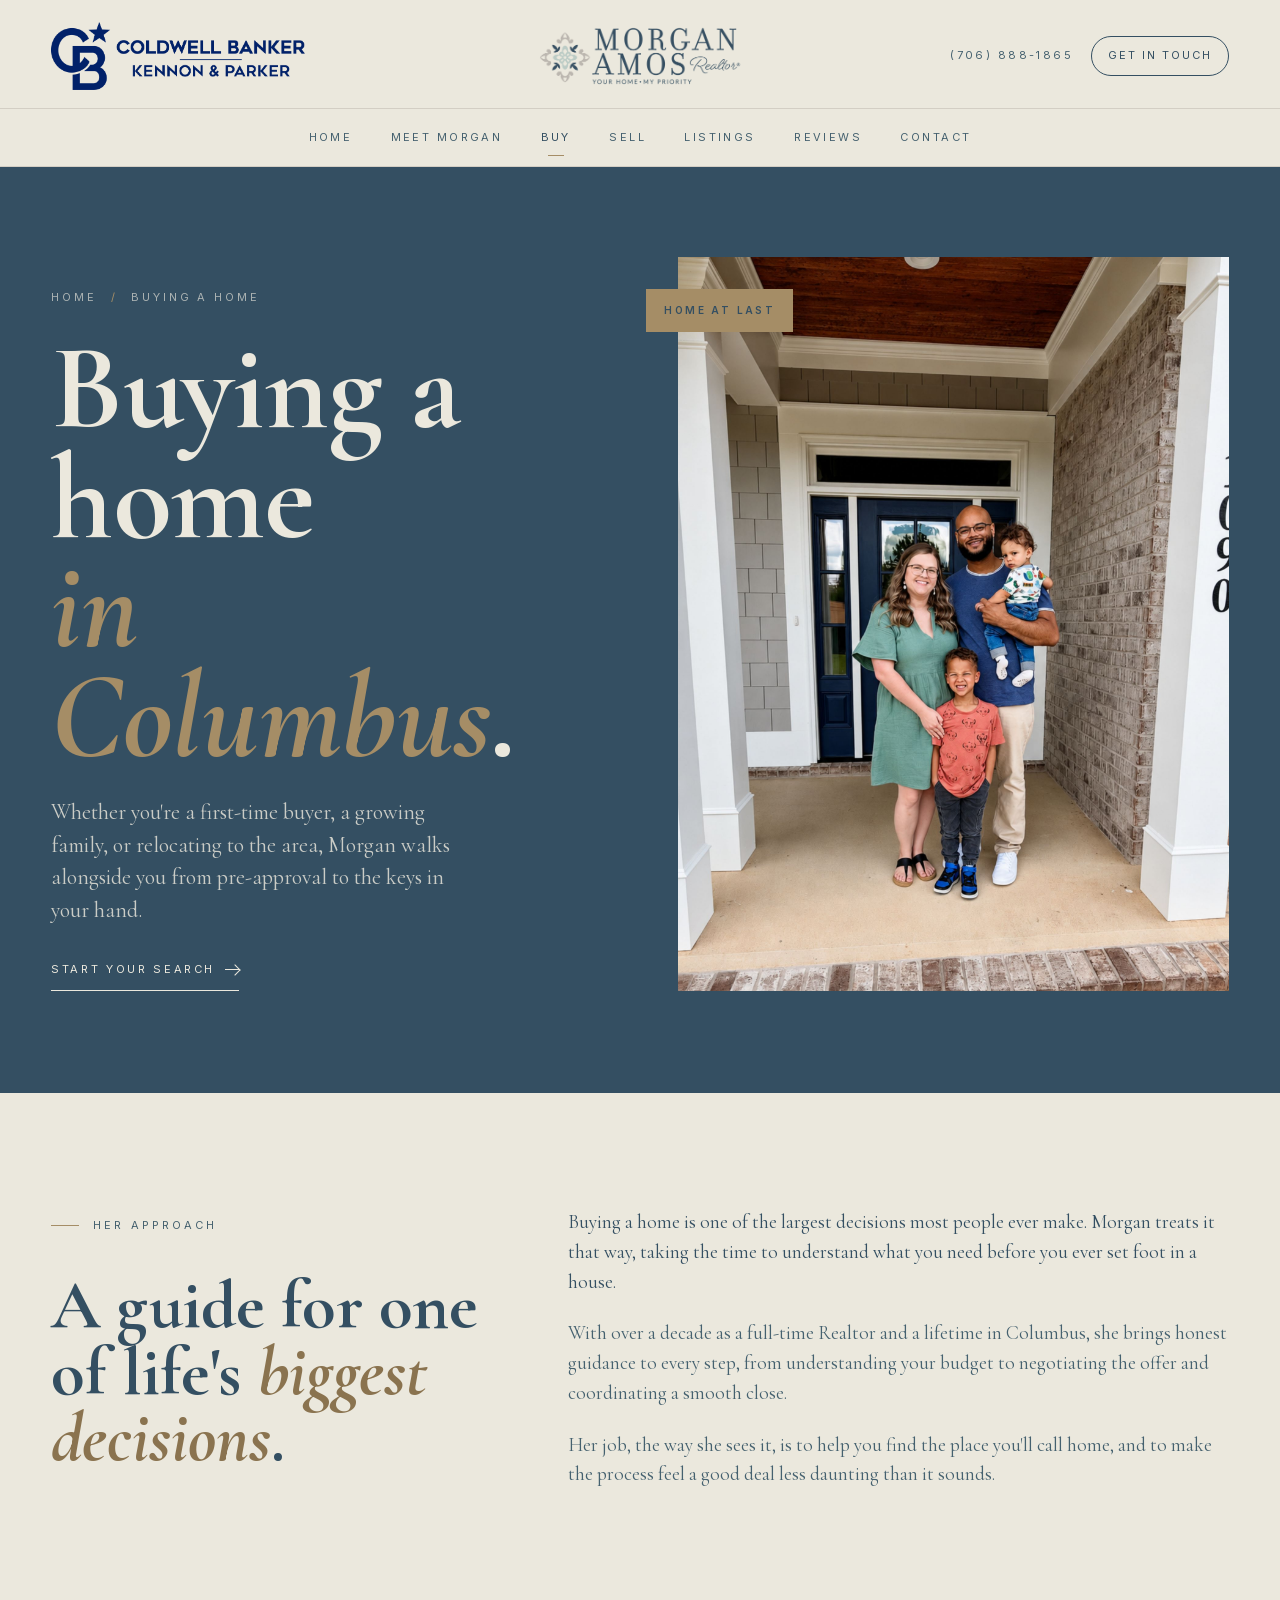
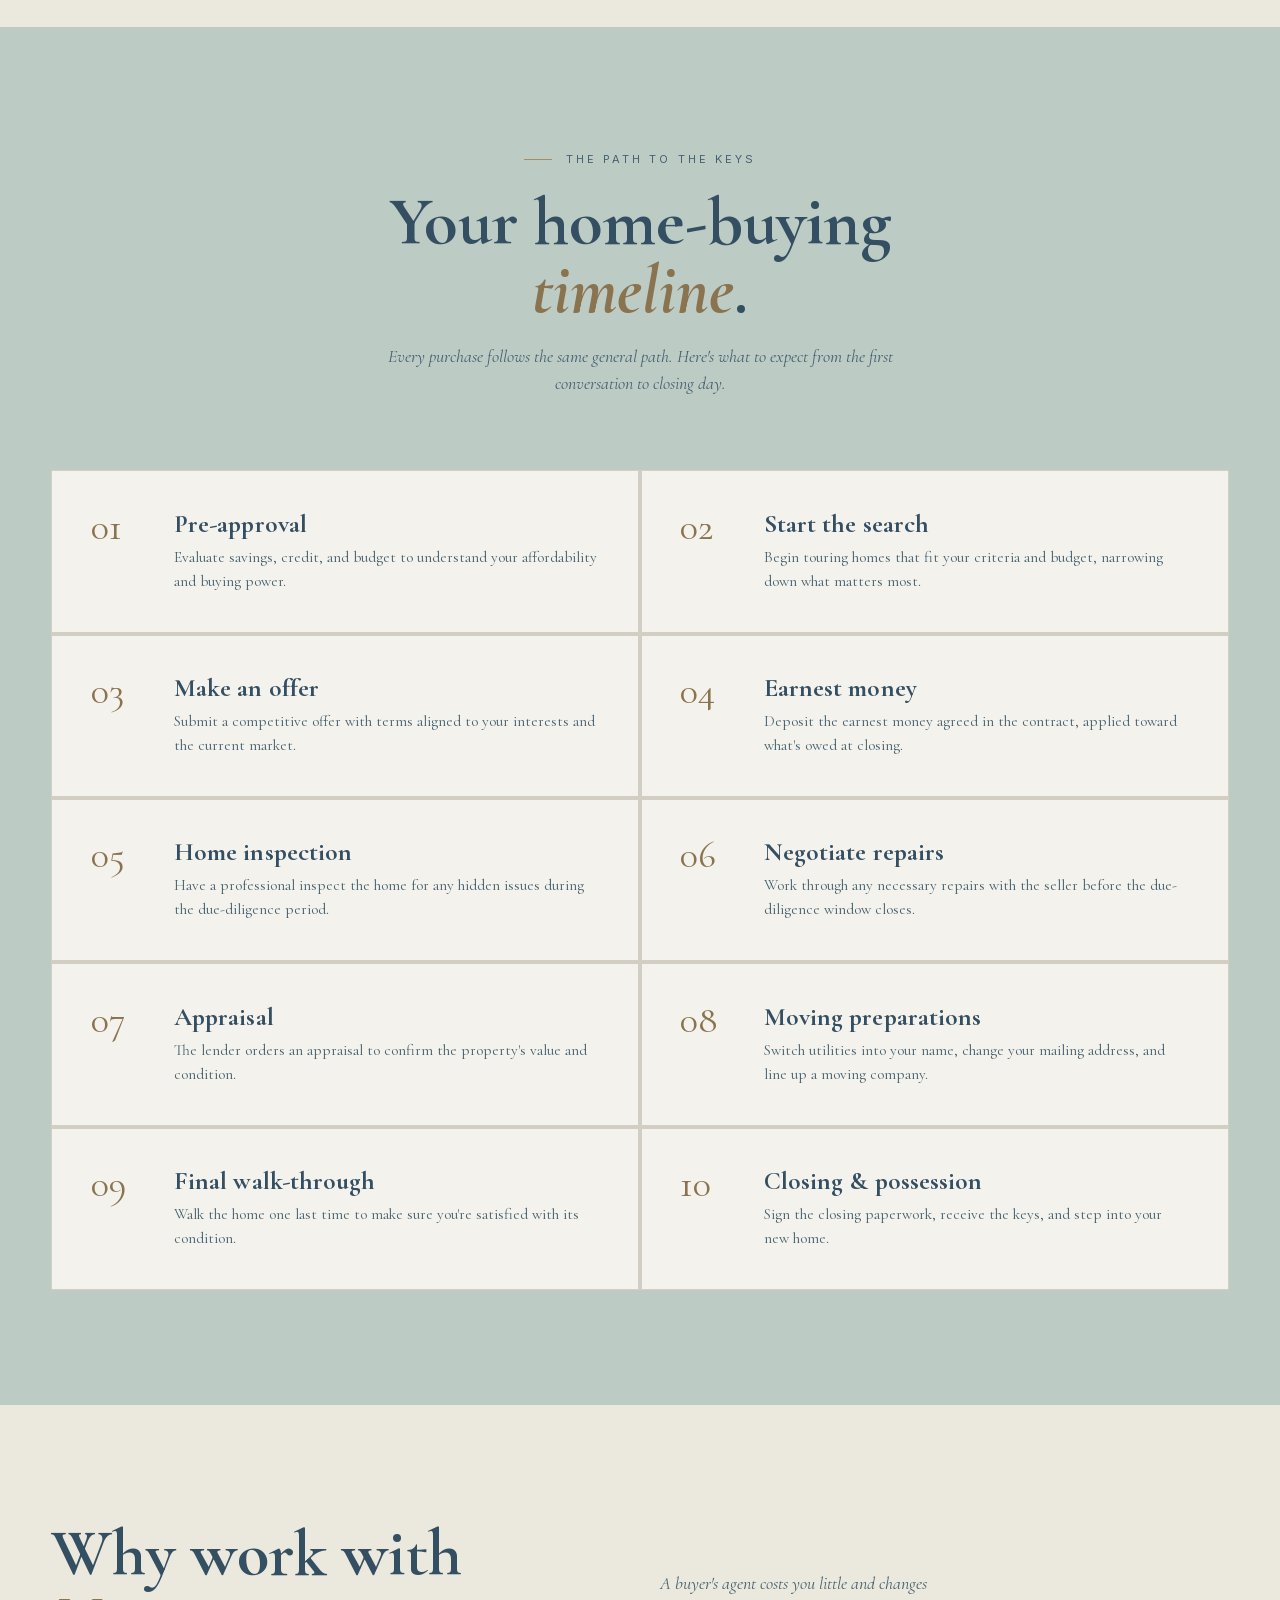
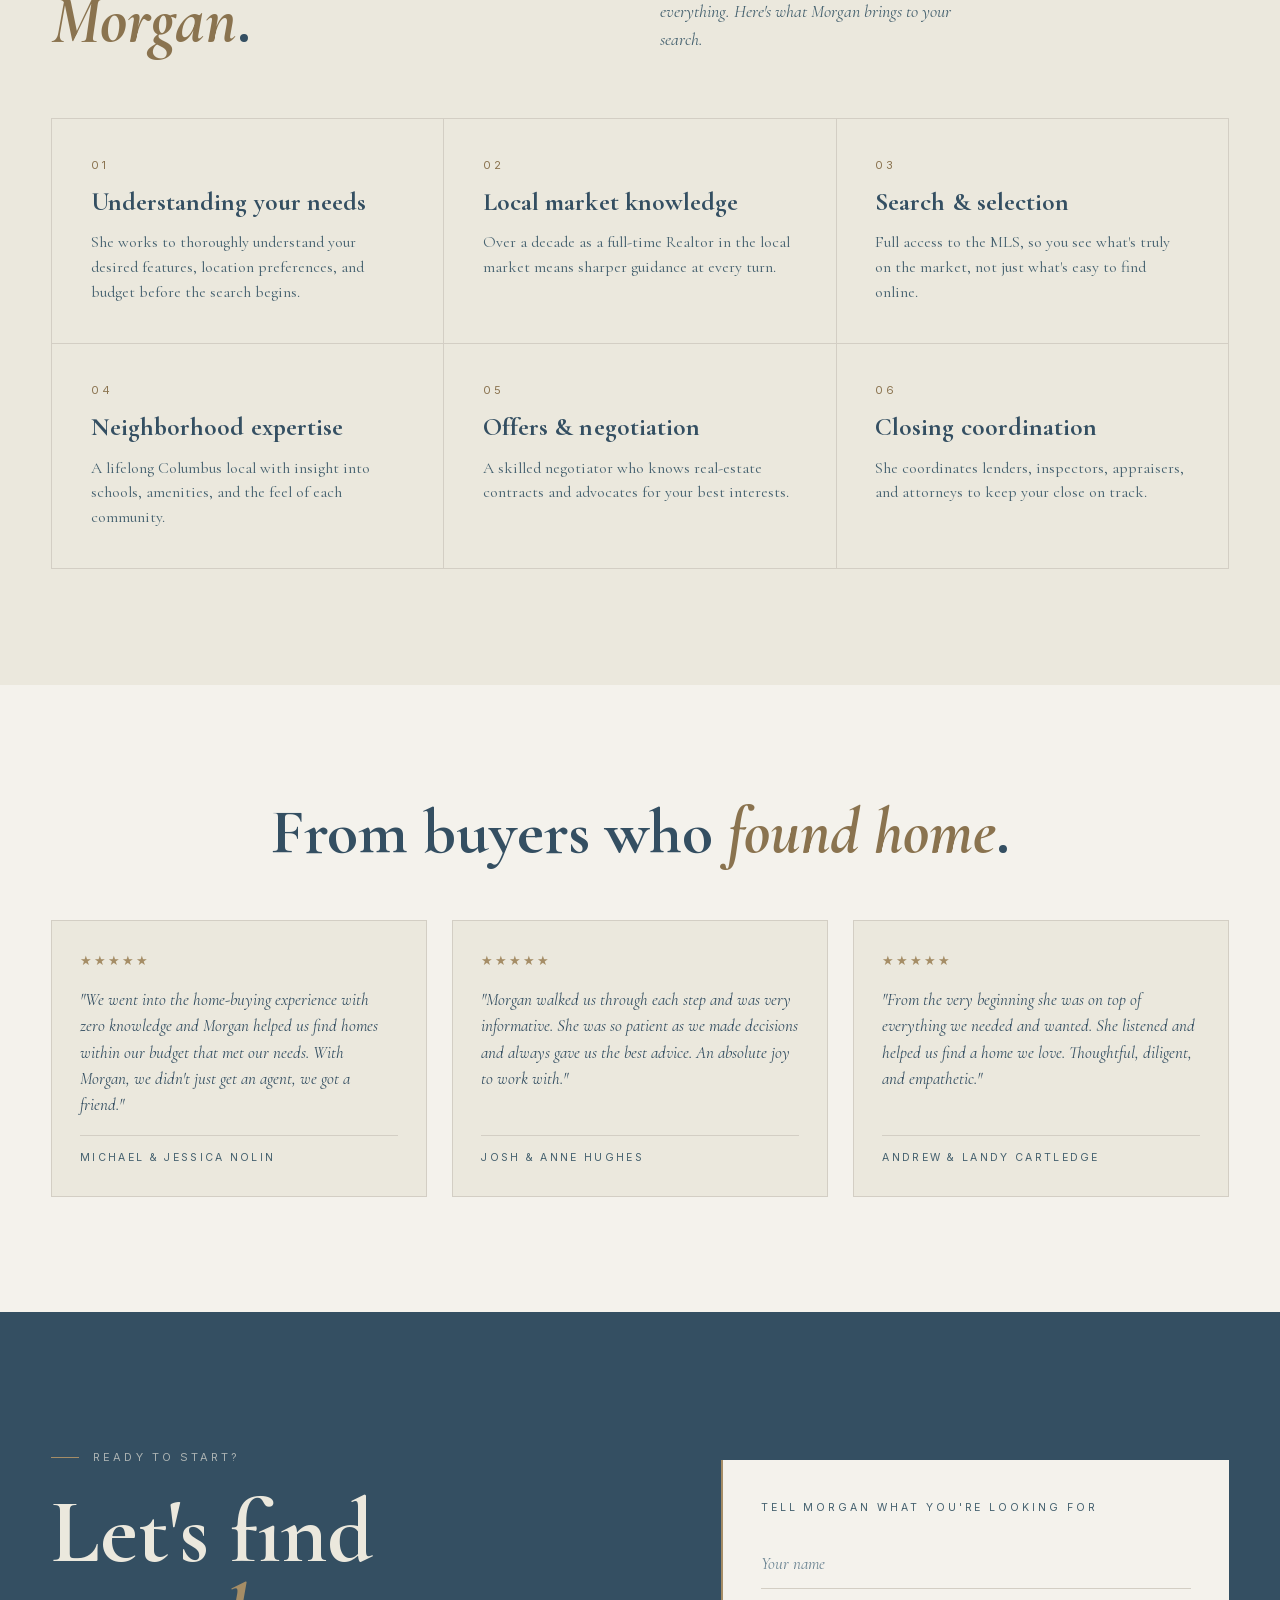
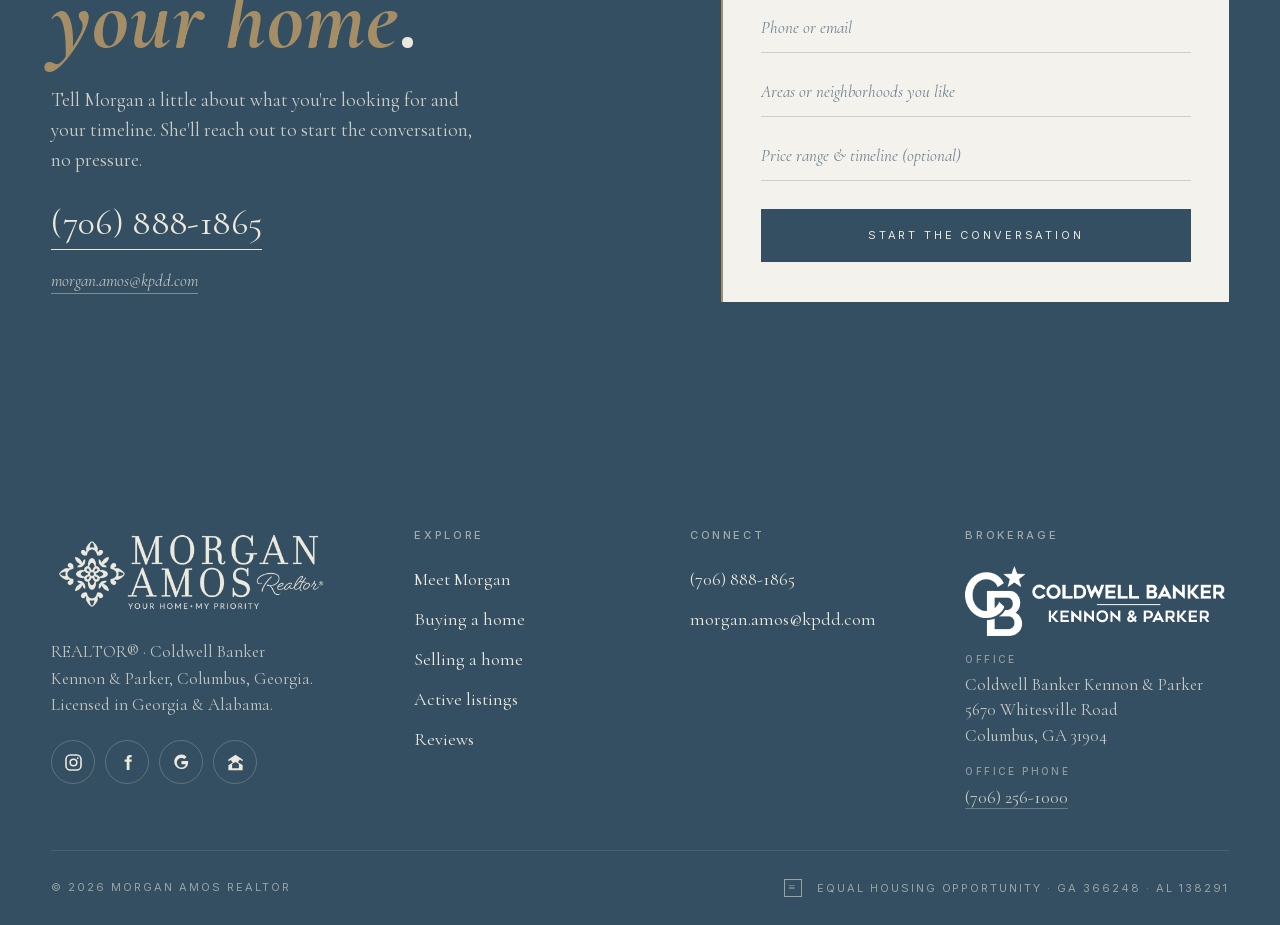
<file: buy.html>
<!doctype html>
<html lang="en">
<head>
<meta charset="utf-8" />
<meta name="viewport" content="width=device-width, initial-scale=1, viewport-fit=cover" />
<meta name="theme-color" content="#083A4F" />
<title>Buy a Home in Columbus, GA · Morgan Amos, Realtor®</title>
<meta name="description" content="Buying a home in Columbus, Georgia or Phenix City, Alabama? Morgan Amos guides first-time buyers, growing families, and relocating clients from search to closing." />
<link rel="canonical" href="https://morganamosrealtor.com/buy" />
<meta name="robots" content="index, follow, max-image-preview:large" />
<meta name="author" content="Morgan Amos" />
<meta name="geo.region" content="US-GA" />
<meta name="geo.placename" content="Columbus, Georgia" />

<!-- Social share preview -->
<meta property="og:type" content="website" />
<meta property="og:site_name" content="Morgan Amos, Realtor®" />
<meta property="og:locale" content="en_US" />
<meta property="og:url" content="https://morganamosrealtor.com/buy" />
<meta property="og:title" content="Buying a home in Columbus, Georgia" />
<meta property="og:description" content="From first tour to closing table — how Morgan Amos helps buyers find the right home in the right neighborhood." />
<meta property="og:image" content="https://morganamosrealtor.com/og-share.png" />
<meta property="og:image:type" content="image/png" />
<meta property="og:image:width" content="1200" />
<meta property="og:image:height" content="630" />
<meta property="og:image:alt" content="Morgan Amos, Realtor® — Columbus, Georgia" />
<meta name="twitter:card" content="summary_large_image" />
<meta name="twitter:title" content="Buying a home in Columbus, Georgia" />
<meta name="twitter:description" content="From first tour to closing table — how Morgan Amos helps buyers find the right home in the right neighborhood." />
<meta name="twitter:image" content="https://morganamosrealtor.com/og-share.png" />
<meta name="twitter:image:alt" content="Morgan Amos, Realtor® — Columbus, Georgia" />
<link rel="icon" type="image/png" href="favicon.png" />
<link rel="icon" type="image/png" sizes="32x32" href="favicon-32.png" />
<link rel="apple-touch-icon" href="apple-touch-icon.png" />
<link rel="stylesheet" href="fonts.css" />
<link rel="stylesheet" href="shared.css" />
<style>
  /* Hero, full-bleed dark */
  .buy-hero {
    background: var(--ink);
    color: var(--cream);
    padding: clamp(48px, 7vw, 130px) var(--gutter) clamp(56px, 8vw, 140px);
    display: grid;
    grid-template-columns: 1fr 1fr;
    gap: clamp(28px, 6vw, 100px);
    align-items: end;
  }
  .buy-hero .crumbs {
    font-family: var(--sans);
    font-size: 11px;
    letter-spacing: 0.26em;
    text-transform: uppercase;
    color: rgba(235,232,221,0.65);
    margin-bottom: 28px;
  }
  .buy-hero .crumbs span { padding: 0 8px; color: var(--accent); }
  .buy-hero h1 {
    font-family: var(--display);
    font-size: clamp(52px, 9.5vw, 160px);
    line-height: 0.9;
    margin: 0 0 24px;
    letter-spacing: -0.005em;
  }
  .buy-hero h1 em { font-family: var(--serif); font-style: italic; color: var(--accent); }
  .buy-hero .lede {
    font-family: var(--serif);
    font-size: clamp(18px, 1.7vw, 26px);
    color: rgba(235,232,221,0.82);
    max-width: 40ch;
    margin: 0 0 28px;
    line-height: 1.5;
  }
  .buy-hero__right { aspect-ratio: 3/4; position: relative; }
  .buy-hero__right .ph { position: absolute; inset: 0; }
  .buy-hero__right .caption {
    position: absolute;
    z-index: 3;
    left: 14px; top: 14px;
    background: var(--accent);
    color: var(--ink);
    padding: 10px 14px;
    font-family: var(--sans);
    font-size: 10px;
    letter-spacing: 0.24em;
    text-transform: uppercase;
    font-weight: 600;
  }
  @media (min-width: 901px) {
    .buy-hero__right .caption { left: -32px; top: 32px; padding: 14px 18px; }
  }
  @media (max-width: 900px) { .buy-hero { grid-template-columns: 1fr; } }

  /* Intro / approach */
  .approach {
    padding: clamp(56px, 9vw, 140px) var(--gutter);
    display: grid;
    grid-template-columns: 1fr 1.5fr;
    gap: clamp(28px, 6vw, 100px);
    align-items: start;
  }
  .approach h2 {
    font-family: var(--display);
    font-size: clamp(38px, 5.4vw, 88px);
    line-height: 0.96;
    margin: 14px 0 0;
    letter-spacing: 0.002em;
  }
  .approach h2 em { font-family: var(--serif); font-style: italic; color: var(--accent-deep); }
  .approach__body p {
    font-family: var(--serif);
    font-size: clamp(17px, 1.5vw, 24px);
    line-height: 1.55;
    margin: 0 0 22px;
    color: var(--ink);
  }
  .approach__body p:nth-child(n+2) { color: var(--ink-soft); }
  @media (max-width: 800px) { .approach { grid-template-columns: 1fr; gap: 24px; } }

  /* Timeline */
  .timeline { background: var(--paper); padding: clamp(56px, 9vw, 140px) var(--gutter); }
  .timeline__head {
    text-align: center;
    max-width: 58ch;
    margin: 0 auto clamp(40px, 6vw, 72px);
  }
  .timeline__head h2 {
    font-family: var(--display);
    font-size: clamp(34px, 5.4vw, 80px);
    margin: 0 0 16px;
    line-height: 1;
  }
  .timeline__head h2 em { font-family: var(--serif); font-style: italic; color: var(--accent-deep); }
  .timeline__head p {
    font-family: var(--serif);
    font-style: italic;
    font-size: clamp(17px, 1.4vw, 20px);
    color: var(--ink-soft);
  }
  .timeline__grid {
    display: grid;
    grid-template-columns: repeat(2, 1fr);
    gap: clamp(2px, 0.3vw, 4px);
    max-width: 1200px;
    margin: 0 auto;
    border: 1px solid var(--hairline);
    background: var(--hairline);
  }
  .tstep {
    background: var(--cream-light);
    padding: clamp(26px, 3vw, 40px);
    display: flex;
    gap: 22px;
    align-items: flex-start;
  }
  .tstep__n {
    font-family: var(--display);
    font-size: clamp(28px, 3vw, 44px);
    line-height: 0.9;
    color: var(--accent-deep);
    flex-shrink: 0;
    min-width: 1.6em;
  }
  .tstep__t {
    font-family: var(--display);
    font-size: clamp(20px, 2vw, 28px);
    margin: 0 0 8px;
    line-height: 1.1;
    letter-spacing: 0.003em;
  }
  .tstep__b {
    font-family: var(--serif);
    font-size: clamp(15px, 1.2vw, 17px);
    line-height: 1.55;
    color: var(--ink-soft);
    margin: 0;
  }
  @media (max-width: 720px) { .timeline__grid { grid-template-columns: 1fr; } }

  /* Reasons */
  .reasons { padding: clamp(56px, 9vw, 140px) var(--gutter); }
  .reasons__head {
    display: grid;
    grid-template-columns: 1fr 1fr;
    gap: 40px;
    align-items: end;
    margin-bottom: clamp(40px, 5vw, 64px);
  }
  .reasons__head h2 {
    font-family: var(--display);
    font-size: clamp(34px, 5.2vw, 80px);
    line-height: 1;
    margin: 0;
  }
  .reasons__head h2 em { font-family: var(--serif); font-style: italic; color: var(--accent-deep); }
  .reasons__head p {
    font-family: var(--serif);
    font-style: italic;
    font-size: clamp(17px, 1.4vw, 19px);
    color: var(--ink-soft);
    max-width: 42ch;
    margin: 0;
  }
  .reasons__grid {
    display: grid;
    grid-template-columns: repeat(3, 1fr);
    border-top: 1px solid var(--hairline);
    border-left: 1px solid var(--hairline);
  }
  .reason {
    padding: clamp(28px, 3vw, 42px);
    border-right: 1px solid var(--hairline);
    border-bottom: 1px solid var(--hairline);
    display: flex;
    flex-direction: column;
    gap: 14px;
  }
  .reason .n { font-family: var(--sans); font-size: 11px; letter-spacing: 0.3em; color: var(--accent-deep); }
  .reason h3 {
    font-family: var(--display);
    font-size: clamp(21px, 2vw, 28px);
    line-height: 1.1;
    margin: 0;
    letter-spacing: 0.003em;
  }
  .reason p {
    font-family: var(--serif);
    font-size: 16px;
    line-height: 1.55;
    color: var(--ink-soft);
    margin: 0;
  }
  @media (max-width: 900px) { .reasons__head { grid-template-columns: 1fr; gap: 16px; } .reasons__grid { grid-template-columns: 1fr 1fr; } }
  @media (max-width: 560px) { .reasons__grid { grid-template-columns: 1fr; } }

  /* Costs */
  .costs { background: var(--ink); color: var(--cream); padding: clamp(56px, 9vw, 140px) var(--gutter); }
  .costs__head {
    display: grid; grid-template-columns: 1fr 1fr; gap: 28px; align-items: end;
    margin-bottom: clamp(36px, 5vw, 56px);
  }
  .costs__head h2 { font-family: var(--display); font-size: clamp(34px, 5.4vw, 78px); line-height: 1; margin: 0; color: var(--cream); }
  .costs__head h2 em { font-family: var(--serif); font-style: italic; color: var(--accent); }
  .costs__head p {
    font-family: var(--serif); font-style: italic; font-size: clamp(16px, 1.4vw, 19px);
    color: rgba(235,232,221,0.78); max-width: 44ch; margin: 0;
  }
  .costs__grid {
    display: grid; grid-template-columns: repeat(3, 1fr);
    border-top: 1px solid rgba(235,232,221,0.18);
    border-left: 1px solid rgba(235,232,221,0.18);
  }
  .cost {
    padding: clamp(24px, 2.6vw, 36px);
    border-right: 1px solid rgba(235,232,221,0.18);
    border-bottom: 1px solid rgba(235,232,221,0.18);
  }
  .cost .amt { font-family: var(--display); font-size: clamp(22px, 2.4vw, 34px); line-height: 1; margin-bottom: 10px; color: var(--cream); }
  .cost .amt em { font-family: var(--serif); font-style: italic; color: var(--accent); }
  .cost .lab { font-family: var(--sans); font-size: 10.5px; letter-spacing: 0.2em; text-transform: uppercase; color: rgba(235,232,221,0.62); margin-bottom: 10px; }
  .cost .note { font-family: var(--serif); font-size: 15px; line-height: 1.5; color: rgba(235,232,221,0.78); margin: 0; }
  .costs__foot {
    margin-top: clamp(32px, 4vw, 48px);
    font-family: var(--serif); font-style: italic; font-size: clamp(16px, 1.3vw, 19px);
    color: rgba(235,232,221,0.82); max-width: 70ch; line-height: 1.55;
    border-left: 2px solid var(--accent); padding-left: 22px;
  }
  @media (max-width: 900px) { .costs__head { grid-template-columns: 1fr; gap: 14px; } .costs__grid { grid-template-columns: 1fr 1fr; } }
  @media (max-width: 560px) { .costs__grid { grid-template-columns: 1fr; } }

  /* Testimonials */
  .btest { padding: clamp(56px, 9vw, 140px) var(--gutter); background: var(--cream-light); }
  .btest__head { text-align: center; margin-bottom: clamp(36px, 5vw, 56px); }
  .btest__head h2 { font-family: var(--display); font-size: clamp(32px, 5vw, 72px); margin: 0; line-height: 1; }
  .btest__head h2 em { font-family: var(--serif); font-style: italic; color: var(--accent-deep); }
  .btest__grid { display: grid; grid-template-columns: repeat(3, 1fr); gap: clamp(16px, 2vw, 28px); max-width: 1200px; margin: 0 auto; }
  .btest__card {
    background: var(--cream); padding: 30px 28px; border: 1px solid var(--hairline);
    display: flex; flex-direction: column; gap: 16px;
  }
  .btest__stars { color: var(--accent); letter-spacing: 2px; font-size: 13px; }
  .btest__body { font-family: var(--serif); font-style: italic; font-size: 17px; line-height: 1.55; color: var(--ink); margin: 0; }
  .btest__by {
    font-family: var(--sans); font-size: 10.5px; letter-spacing: 0.22em; text-transform: uppercase;
    color: var(--ink-soft); margin-top: auto; padding-top: 14px; border-top: 1px solid var(--hairline);
  }
  @media (max-width: 900px) { .btest__grid { grid-template-columns: 1fr; } }

  /* CTA */
  .buyer-cta {
    background: var(--ink); color: var(--cream);
    padding: clamp(56px, 10vw, 160px) var(--gutter);
    display: grid; grid-template-columns: 1.2fr 1fr; gap: clamp(32px, 5vw, 60px); align-items: center;
  }
  .buyer-cta h2 { font-family: var(--display); font-size: clamp(40px, 7vw, 110px); line-height: 0.96; margin: 0 0 24px; text-wrap: balance; }
  .buyer-cta h2 em { font-family: var(--serif); font-style: italic; color: var(--accent); }
  .buyer-cta p { font-family: var(--serif); font-size: clamp(17px, 1.5vw, 21px); color: rgba(235,232,221,0.82); margin: 0 0 28px; max-width: 44ch; line-height: 1.55; }
  .buyer-cta__form { background: var(--cream-light); color: var(--ink); padding: clamp(28px, 3.5vw, 40px) clamp(24px, 3vw, 38px); border-left: 2px solid var(--accent); }
  .buyer-cta__form .label { font-family: var(--sans); font-size: 10.5px; letter-spacing: 0.28em; text-transform: uppercase; color: var(--ink-soft); margin-bottom: 22px; }
  .buyer-cta__form .field {
    border: 0; border-bottom: 1px solid var(--hairline); background: transparent; width: 100%;
    padding: 14px 0; font-family: var(--serif); font-size: 17px; margin-bottom: 14px; outline: none; color: var(--ink); min-height: 48px;
  }
  .buyer-cta__form .field::placeholder { color: var(--ink-mute); font-style: italic; }
  .buyer-cta__form .field:focus { border-bottom-color: var(--accent); }
  .buyer-cta__form button {
    margin-top: 14px; width: 100%; padding: 18px 22px; background: var(--ink); color: var(--cream); border: 0;
    font-family: var(--sans); font-size: 11px; letter-spacing: 0.26em; text-transform: uppercase; transition: background .25s var(--ease); min-height: 52px;
  }
  .buyer-cta__form button:hover { background: var(--accent-deep); }
  .buyer-cta__form button:disabled { opacity: 0.75; cursor: default; }
  .buyer-cta__form .form-note {
    font-family: var(--serif);
    font-style: italic;
    font-size: 15px;
    line-height: 1.5;
    color: var(--ink-soft);
    margin: 14px 0 0;
    min-height: 0;
  }
  .buyer-cta__form .form-note:empty { display: none; }
  @media (max-width: 900px) { .buyer-cta { grid-template-columns: 1fr; } }

  body[data-accent="gold"] { --accent: #A58D66; --accent-deep: #8a734f; }
  body[data-accent="navy"] { --accent: #083A4F; --accent-deep: #083A4F; }
  body[data-accent="teal"] { --accent: #407E8C; --accent-deep: #346874; }
</style>
<link rel="stylesheet" href="mobile.css" />

<!-- Google Analytics 4 — swap both G-XXXXXXXXXX for the real Measurement ID -->
<script async src="https://www.googletagmanager.com/gtag/js?id=G-XXXXXXXXXX"></script>
<script>
  window.dataLayer = window.dataLayer || [];
  function gtag(){ dataLayer.push(arguments); }
  gtag('js', new Date());
  gtag('config', 'G-XXXXXXXXXX');
</script>
</head>
<body data-accent="gold">

<header class="masthead" id="masthead">
  <div class="masthead__top">
    <div class="masthead__meta masthead__brokerage">
      <a href="https://kpdd.com" target="_blank" rel="noopener" aria-label="Coldwell Banker Kennon &amp; Parker"><img src="uploads/coldwell-banker-kennon-parker.png" alt="Coldwell Banker Kennon &amp; Parker" /></a>
    </div>
    <div class="masthead__brand">
      <a class="masthead__logo" href="index.html"><img src="uploads/morgan-logo.png" alt="Morgan Amos, Realtor&reg; — Your Home, My Priority" /></a>
    </div>
    <div class="masthead__right">
      <a class="masthead__phone" href="tel:+17068881865">(706) 888-1865</a>
      <a class="masthead__cta" href="#contact">Get in touch</a>
      <button class="masthead__menu" id="navToggle" aria-label="Open menu" aria-expanded="false">
        <span></span><span></span><span></span>
      </button>
    </div>
  </div>
  <nav class="masthead__nav" id="navList">
    <a href="index.html">Home</a>
    <a href="meet-morgan.html">Meet Morgan</a>
    <a href="buy.html" class="active">Buy</a>
    <a href="sell.html">Sell</a>
    <a href="listings.html">Listings</a>
    <a href="reviews.html">Reviews</a>
    <a href="#contact">Contact</a>
  </nav>
</header>

<!-- ============== HERO ============== -->
<header class="buy-hero" data-screen-label="05 Buy · Hero">
  <div>
    <div class="crumbs">Home <span>/</span> Buying a home</div>
    <h1>Buying a home<br/><em>in Columbus</em>.</h1>
    <p class="lede">
      Whether you're a first-time buyer, a growing family, or relocating to the area, Morgan walks alongside you from pre-approval to the keys in your hand.
    </p>
    <a class="linklike" href="#contact" style="color:var(--cream); border-color:var(--cream);">Start your search <span class="arr"></span></a>
  </div>
  <div class="buy-hero__right">
    <div class="caption">Home at last</div>
    <div class="ph is-photo ph--faces"><img src="uploads/meet-02-family-on-porch.jpg" alt="A family at the door of their new home" /></div>
  </div>
</header>

<!-- ============== APPROACH ============== -->
<section class="approach" data-screen-label="05 Buy · Approach">
  <div>
    <div class="kicker">Her approach</div>
    <h2>A guide for one of life's <em>biggest decisions</em>.</h2>
  </div>
  <div class="approach__body">
    <p>
      Buying a home is one of the largest decisions most people ever make. Morgan treats it that way, taking the time to understand what you need before you ever set foot in a house.
    </p>
    <p>
      With over a decade as a full-time Realtor and a lifetime in Columbus, she brings honest guidance to every step, from understanding your budget to negotiating the offer and coordinating a smooth close.
    </p>
    <p>
      Her job, the way she sees it, is to help you find the place you'll call home, and to make the process feel a good deal less daunting than it sounds.
    </p>
  </div>
</section>

<!-- ============== TIMELINE ============== -->
<section class="timeline" data-screen-label="05 Buy · Timeline">
  <div class="timeline__head">
    <div class="kicker" style="justify-content:center; margin: 0 auto 18px;">The path to the keys</div>
    <h2>Your home-buying <em>timeline</em>.</h2>
    <p>Every purchase follows the same general path. Here's what to expect from the first conversation to closing day.</p>
  </div>
  <div class="timeline__grid">
    <div class="tstep"><div class="tstep__n">01</div><div><h3 class="tstep__t">Pre-approval</h3><p class="tstep__b">Evaluate savings, credit, and budget to understand your affordability and buying power.</p></div></div>
    <div class="tstep"><div class="tstep__n">02</div><div><h3 class="tstep__t">Start the search</h3><p class="tstep__b">Begin touring homes that fit your criteria and budget, narrowing down what matters most.</p></div></div>
    <div class="tstep"><div class="tstep__n">03</div><div><h3 class="tstep__t">Make an offer</h3><p class="tstep__b">Submit a competitive offer with terms aligned to your interests and the current market.</p></div></div>
    <div class="tstep"><div class="tstep__n">04</div><div><h3 class="tstep__t">Earnest money</h3><p class="tstep__b">Deposit the earnest money agreed in the contract, applied toward what's owed at closing.</p></div></div>
    <div class="tstep"><div class="tstep__n">05</div><div><h3 class="tstep__t">Home inspection</h3><p class="tstep__b">Have a professional inspect the home for any hidden issues during the due-diligence period.</p></div></div>
    <div class="tstep"><div class="tstep__n">06</div><div><h3 class="tstep__t">Negotiate repairs</h3><p class="tstep__b">Work through any necessary repairs with the seller before the due-diligence window closes.</p></div></div>
    <div class="tstep"><div class="tstep__n">07</div><div><h3 class="tstep__t">Appraisal</h3><p class="tstep__b">The lender orders an appraisal to confirm the property's value and condition.</p></div></div>
    <div class="tstep"><div class="tstep__n">08</div><div><h3 class="tstep__t">Moving preparations</h3><p class="tstep__b">Switch utilities into your name, change your mailing address, and line up a moving company.</p></div></div>
    <div class="tstep"><div class="tstep__n">09</div><div><h3 class="tstep__t">Final walk-through</h3><p class="tstep__b">Walk the home one last time to make sure you're satisfied with its condition.</p></div></div>
    <div class="tstep"><div class="tstep__n">10</div><div><h3 class="tstep__t">Closing &amp; possession</h3><p class="tstep__b">Sign the closing paperwork, receive the keys, and step into your new home.</p></div></div>
  </div>
</section>

<!-- ============== REASONS ============== -->
<section class="reasons" data-screen-label="05 Buy · Why a Buyer's Agent">
  <div class="reasons__head">
    <h2>Why work with <em>Morgan</em>.</h2>
    <p>A buyer's agent costs you little and changes everything. Here's what Morgan brings to your search.</p>
  </div>
  <div class="reasons__grid">
    <div class="reason"><div class="n">01</div><h3>Understanding your needs</h3><p>She works to thoroughly understand your desired features, location preferences, and budget before the search begins.</p></div>
    <div class="reason"><div class="n">02</div><h3>Local market knowledge</h3><p>Over a decade as a full-time Realtor in the local market means sharper guidance at every turn.</p></div>
    <div class="reason"><div class="n">03</div><h3>Search &amp; selection</h3><p>Full access to the MLS, so you see what's truly on the market, not just what's easy to find online.</p></div>
    <div class="reason"><div class="n">04</div><h3>Neighborhood expertise</h3><p>A lifelong Columbus local with insight into schools, amenities, and the feel of each community.</p></div>
    <div class="reason"><div class="n">05</div><h3>Offers &amp; negotiation</h3><p>A skilled negotiator who knows real-estate contracts and advocates for your best interests.</p></div>
    <div class="reason"><div class="n">06</div><h3>Closing coordination</h3><p>She coordinates lenders, inspectors, appraisers, and attorneys to keep your close on track.</p></div>
  </div>
</section>

<!-- ============== TESTIMONIALS ============== -->
<section class="btest" data-screen-label="05 Buy · Testimonials">
  <div class="btest__head">
    <h2>From buyers who <em>found home</em>.</h2>
  </div>
  <div class="btest__grid">
    <article class="btest__card">
      <span class="btest__stars">★★★★★</span>
      <p class="btest__body">"We went into the home-buying experience with zero knowledge and Morgan helped us find homes within our budget that met our needs. With Morgan, we didn't just get an agent, we got a friend."</p>
      <div class="btest__by">Michael &amp; Jessica Nolin</div>
    </article>
    <article class="btest__card">
      <span class="btest__stars">★★★★★</span>
      <p class="btest__body">"Morgan walked us through each step and was very informative. She was so patient as we made decisions and always gave us the best advice. An absolute joy to work with."</p>
      <div class="btest__by">Josh &amp; Anne Hughes</div>
    </article>
    <article class="btest__card">
      <span class="btest__stars">★★★★★</span>
      <p class="btest__body">"From the very beginning she was on top of everything we needed and wanted. She listened and helped us find a home we love. Thoughtful, diligent, and empathetic."</p>
      <div class="btest__by">Andrew &amp; Landy Cartledge</div>
    </article>
  </div>
</section>

<!-- ============== FINAL CTA ============== -->
<section class="buyer-cta" id="contact" data-screen-label="05 Buy · Contact">
  <div>
    <div class="kicker" style="color:rgba(235,232,221,0.65);">Ready to start?</div>
    <h2>Let's find <em>your home</em>.</h2>
    <p>
      Tell Morgan a little about what you're looking for and your timeline. She'll reach out to start the conversation, no pressure.
    </p>
    <div style="font-family: var(--display); font-size: clamp(26px, 4vw, 36px); line-height: 1.1; letter-spacing: 0.01em;">
      <a href="tel:+17068881865" style="border-bottom: 1px solid var(--cream); padding-bottom: 6px; display: inline-block; white-space: nowrap;">(706) 888-1865</a>
    </div>
    <p style="font-family: var(--serif); font-style: italic; font-size: 17px; margin-top: 18px; color: rgba(235,232,221,0.75);">
      <a href="mailto:morgan.amos@kpdd.com" style="border-bottom: 1px solid rgba(235,232,221,0.4); padding-bottom: 2px;">morgan.amos@kpdd.com</a>
    </p>
  </div>

  <form class="buyer-cta__form" data-lead-form action="https://api.web3forms.com/submit" method="POST">
    <div class="label">Tell Morgan what you're looking for</div>
    <input type="hidden" name="subject" value="New buyer inquiry — morganamosrealtor.com" />
    <input type="hidden" name="from_name" value="morganamosrealtor.com" />
    <input type="checkbox" name="botcheck" tabindex="-1" aria-hidden="true" style="display:none !important" />
    <input class="field" type="text" name="name" autocomplete="name" placeholder="Your name" required />
    <input class="field" type="text" name="phone_or_email" autocomplete="tel" placeholder="Phone or email" required />
    <input class="field" type="text" name="areas" placeholder="Areas or neighborhoods you like" />
    <input class="field" type="text" name="price_and_timeline" placeholder="Price range &amp; timeline (optional)" />
    <button type="submit">Start the conversation</button>
    <p class="form-note" role="status" aria-live="polite"></p>
  </form>
</section>

<!-- ============== FOOTER ============== -->
<footer class="footer">
  <div class="cols">
    <div class="brand">
      <div class="logo-slot footer-logo has-art"><img src="uploads/morgan-logo-cream.png" alt="Morgan Amos, Realtor&reg;" /></div>
      <p>REALTOR&reg; &middot; Coldwell Banker Kennon &amp; Parker, Columbus, Georgia. Licensed in Georgia &amp; Alabama.</p>
      <div class="socials">
        <a href="https://www.instagram.com/morganamosrealtor" target="_blank" rel="noopener" aria-label="Instagram"><svg viewBox="0 0 24 24" fill="none" stroke="currentColor" stroke-width="2" stroke-linecap="round" stroke-linejoin="round" aria-hidden="true"><rect x="2.5" y="2.5" width="19" height="19" rx="5.5"/><circle cx="12" cy="12" r="4.2"/><circle cx="17.4" cy="6.6" r="1.1" fill="currentColor" stroke="none"/></svg></a>
        <a href="https://www.facebook.com/morganamosrealtor" target="_blank" rel="noopener" aria-label="Facebook"><svg viewBox="0 0 24 24" fill="currentColor" aria-hidden="true"><path d="M14.5 8.2V6.6c0-.8.2-1.2 1.3-1.2h1.5V2.6C16.9 2.5 16 2.4 15 2.4c-2.4 0-4 1.5-4 4.1v1.7H8.4V11H11v10.6h3.5V11h2.6l.4-2.8z"/></svg></a>
        <a href="https://maps.google.com/?cid=530375951008160785" target="_blank" rel="noopener" aria-label="Google"><svg viewBox="0 0 24 24" fill="currentColor" aria-hidden="true"><path d="M12 10.2v3.9h5.4c-.24 1.4-1.7 4.1-5.4 4.1-3.25 0-5.9-2.7-5.9-6s2.65-6 5.9-6c1.85 0 3.1.79 3.8 1.47l2.6-2.5C16.7 2.99 14.6 2 12 2 6.95 2 2.9 6.05 2.9 11.1S6.95 20.2 12 20.2c5.05 0 8.4-3.55 8.4-8.55 0-.57-.06-1-.14-1.45H12z"/></svg></a>
        <a href="https://www.zillow.com/profile/morganamos" target="_blank" rel="noopener" aria-label="Zillow"><svg viewBox="0 0 24 24" fill="currentColor" aria-hidden="true"><path d="M12 2.2 3 8.3v2.55l3.05-2.05 2.45 3.05L3 15.5v6.3h18v-6.6l-6.05-3.6 2.6-3.25L21 10.85V8.3L12 2.2zm0 9.05 4.3 2.55v5.6H7.7v-5.35L12 11.25z"/></svg></a>
      </div>
    </div>
    <div>
      <h5>Explore</h5>
      <ul>
        <li><a href="meet-morgan.html">Meet Morgan</a></li>
        <li><a href="buy.html">Buying a home</a></li>
        <li><a href="sell.html">Selling a home</a></li>
        <li><a href="listings.html">Active listings</a></li>
        <li><a href="reviews.html">Reviews</a></li>
      </ul>
    </div>
    <div>
      <h5>Connect</h5>
      <ul>
        <li><a href="tel:+17068881865">(706) 888-1865</a></li>
        <li><a href="mailto:morgan.amos@kpdd.com">morgan.amos@kpdd.com</a></li>
      </ul>
    </div>
    <div>
      <h5>Brokerage</h5>
      <div class="brokerage">
        <div class="logo-slot cb-logo has-art"><img src="uploads/coldwell-banker-kennon-parker-white.png" alt="Coldwell Banker Kennon &amp; Parker" /></div>
        <div class="office"><b>Office</b>Coldwell Banker Kennon &amp; Parker<br/>5670 Whitesville Road<br/>Columbus, GA 31904</div>
        <div class="office"><b>Office phone</b><a href="tel:+17062561000">(706) 256-1000</a></div>
      </div>
    </div>
  </div>
  <div class="bottom">
    <span>© <span id="year">2026</span> Morgan Amos Realtor</span>
    <span><span class="eh">≡</span> &nbsp; Equal Housing Opportunity · GA 366248 · AL 138291</span>
  </div>
</footer>

<!-- ============== MOBILE STICKY CALL BAR ============== -->
<div class="callbar" aria-hidden="false">
  <a href="tel:+17068881865" class="primary">
    <span class="ic">☎</span><span>Call Morgan</span>
  </a>
  <a href="sms:+17068881865" class="ghost">
    <span class="ic">✉</span><span>Text</span>
  </a>
</div>

<script>
  const nav = document.getElementById("masthead");
  const onScroll = () => nav.classList.toggle("scrolled", window.scrollY > 40);
  window.addEventListener("scroll", onScroll, { passive: true });
  onScroll();

  const toggle = document.getElementById("navToggle");
  if (toggle) {
    toggle.addEventListener("click", () => {
      const open = nav.classList.toggle("nav-open");
      toggle.setAttribute("aria-expanded", open ? "true" : "false");
      toggle.setAttribute("aria-label", open ? "Close menu" : "Open menu");
    });
    document.querySelectorAll("#navList a").forEach(a => {
      a.addEventListener("click", () => {
        nav.classList.remove("nav-open");
        toggle.setAttribute("aria-expanded", "false");
      });
    });
  }

  const y = document.getElementById("year");
  if (y) y.textContent = new Date().getFullYear();

  const a = localStorage.getItem("morgan-accent");
  if (a) document.body.setAttribute("data-accent", a);
</script>

<script src="forms.js"></script>

</body>
</html>
</file>
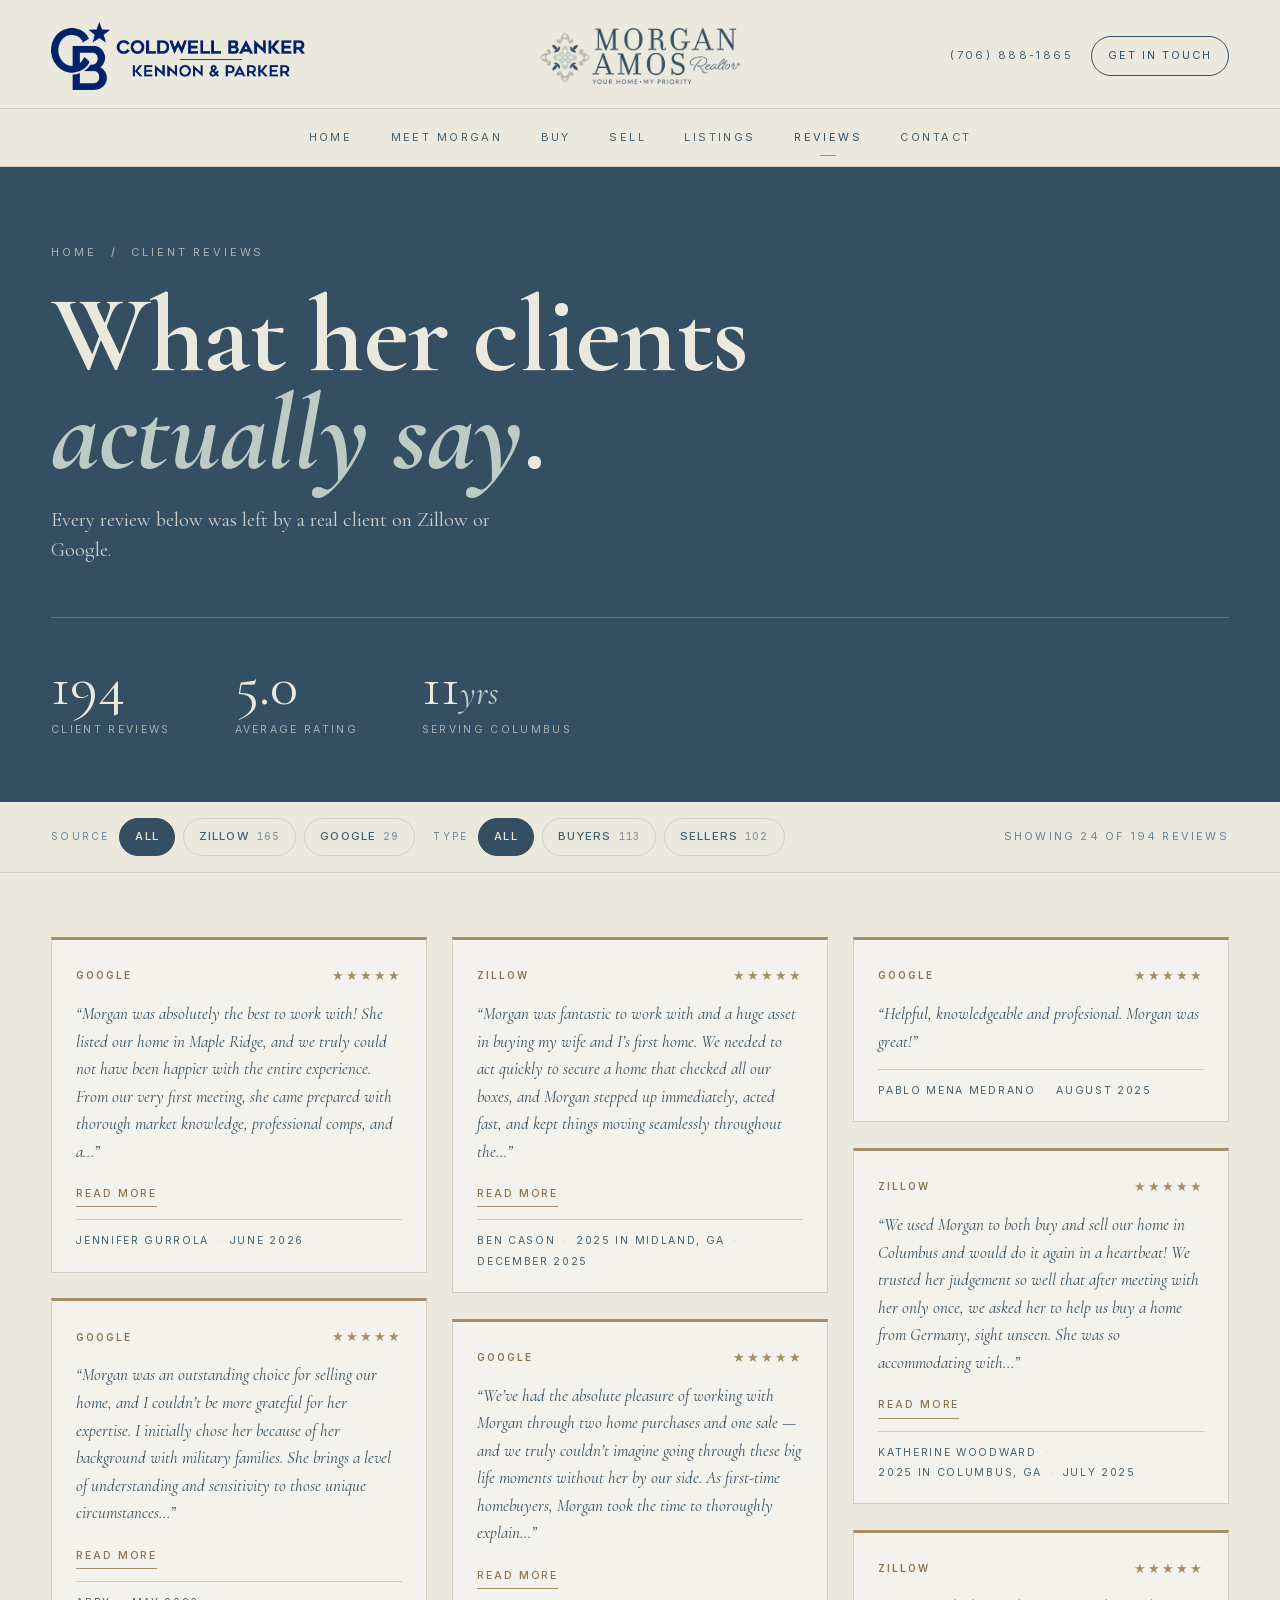
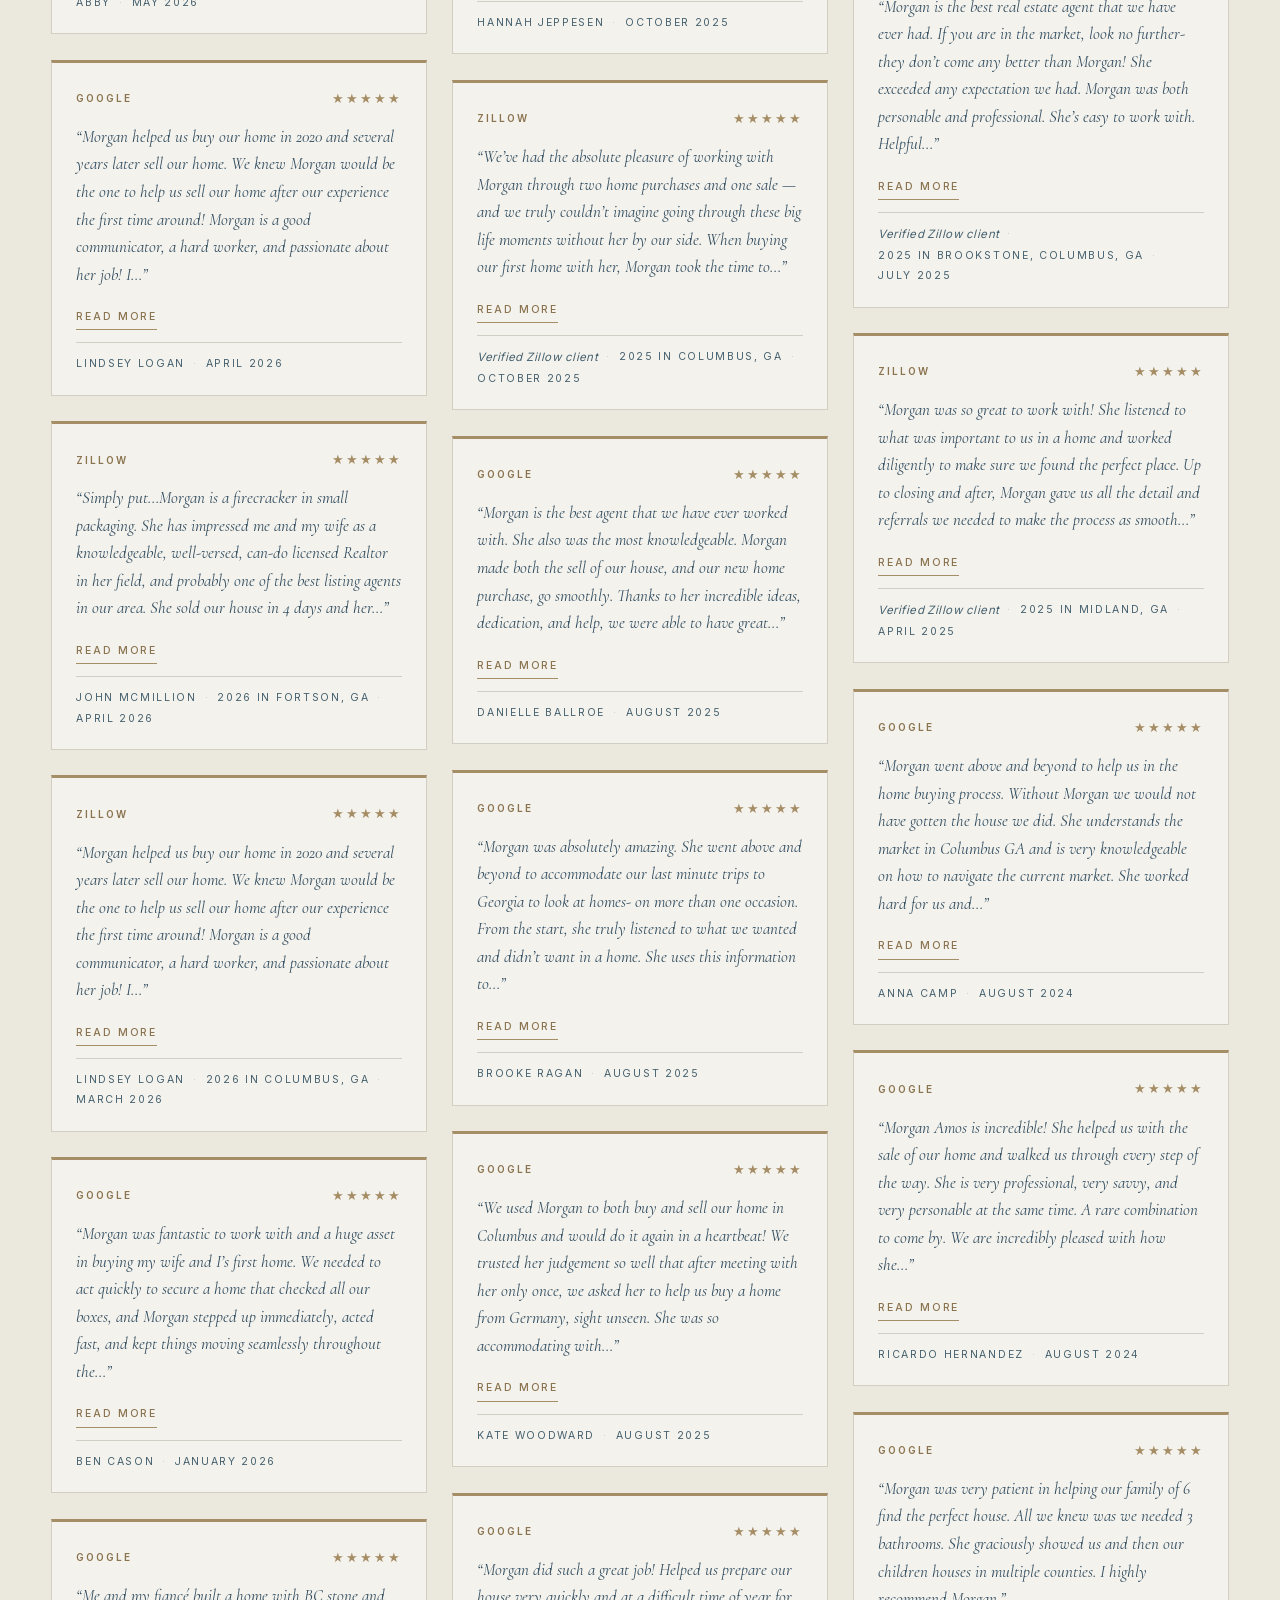
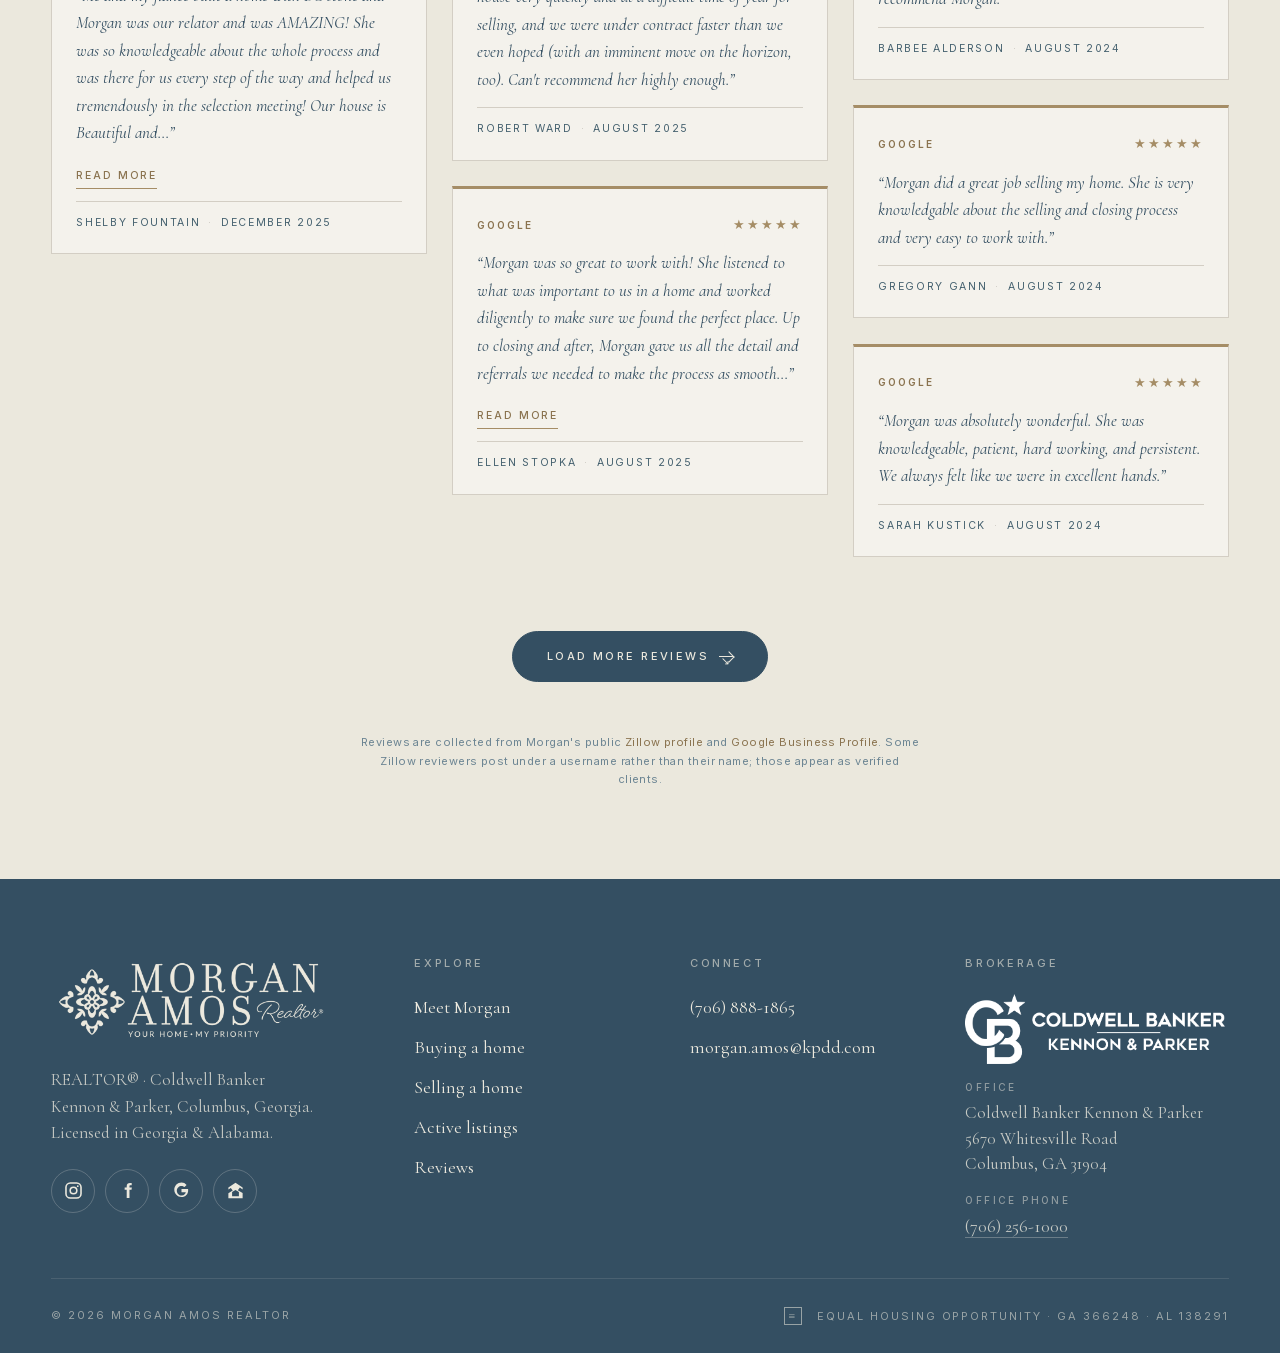
<file: reviews.html>
<!doctype html>
<html lang="en">
<head>
<meta charset="utf-8" />
<meta name="viewport" content="width=device-width, initial-scale=1, viewport-fit=cover" />
<meta name="theme-color" content="#083A4F" />
<title>Client Reviews · Morgan Amos, Realtor® · Columbus, GA</title>
<meta name="description" content="194 verified client reviews for Morgan Amos, Realtor® in Columbus, Georgia — from Zillow and Google. Read what buyers and sellers say about working with her." />
<link rel="canonical" href="https://morganamosrealtor.com/reviews" />
<meta name="robots" content="index, follow, max-image-preview:large" />
<meta name="author" content="Morgan Amos" />
<meta name="geo.region" content="US-GA" />
<meta name="geo.placename" content="Columbus, Georgia" />

<!-- Social share preview -->
<meta property="og:type" content="website" />
<meta property="og:site_name" content="Morgan Amos, Realtor®" />
<meta property="og:locale" content="en_US" />
<meta property="og:url" content="https://morganamosrealtor.com/reviews" />
<meta property="og:title" content="194 client reviews · Morgan Amos, Realtor®" />
<meta property="og:description" content="Verified reviews from Zillow and Google, spanning eleven years of buyers and sellers across Columbus, Georgia." />
<meta property="og:image" content="https://morganamosrealtor.com/og-share.png" />
<meta property="og:image:type" content="image/png" />
<meta property="og:image:width" content="1200" />
<meta property="og:image:height" content="630" />
<meta property="og:image:alt" content="Morgan Amos, Realtor® — Columbus, Georgia" />
<meta name="twitter:card" content="summary_large_image" />
<meta name="twitter:title" content="194 client reviews · Morgan Amos, Realtor®" />
<meta name="twitter:description" content="Verified reviews from Zillow and Google, spanning eleven years of buyers and sellers across Columbus, Georgia." />
<meta name="twitter:image" content="https://morganamosrealtor.com/og-share.png" />
<meta name="twitter:image:alt" content="Morgan Amos, Realtor® — Columbus, Georgia" />
<link rel="icon" type="image/png" href="favicon.png" />
<link rel="icon" type="image/png" sizes="32x32" href="favicon-32.png" />
<link rel="apple-touch-icon" href="apple-touch-icon.png" />
<link rel="stylesheet" href="fonts.css" />
<link rel="stylesheet" href="shared.css" />
<style>
  .rv-hero {
    background: var(--ink);
    color: var(--cream);
    padding: clamp(44px, 6vw, 110px) var(--gutter) clamp(40px, 5vw, 92px);
  }
  .rv-hero .crumbs {
    font-family: var(--sans); font-size: 11px; letter-spacing: .26em;
    text-transform: uppercase; color: rgba(235,232,221,.65); margin-bottom: 26px;
  }
  .rv-hero .crumbs span { padding: 0 8px; color: var(--sage); }
  .rv-hero .crumbs a { color: inherit; text-decoration: none; }
  .rv-hero .crumbs a:hover { color: var(--sage); }
  .rv-hero h1 {
    font-family: var(--display);
    font-size: clamp(48px, 8.5vw, 140px);
    line-height: .9; margin: 0 0 22px; letter-spacing: -.005em;
  }
  .rv-hero h1 em { font-family: var(--serif); font-style: italic; color: var(--sage); }
  .rv-hero .lede {
    font-family: var(--serif); font-size: clamp(17px, 1.6vw, 25px);
    color: rgba(235,232,221,.82); max-width: 46ch; margin: 0; line-height: 1.5;
  }
  .rv-tally {
    display: flex; flex-wrap: wrap; gap: clamp(24px, 5vw, 72px);
    margin-top: clamp(32px, 4vw, 56px);
    padding-top: clamp(26px, 3vw, 40px);
    border-top: 1px solid rgba(235,232,221,.22);
  }
  .rv-tally div { display: flex; flex-direction: column; gap: 6px; }
  .rv-tally .num {
    font-family: var(--display); font-size: clamp(38px, 4.6vw, 68px);
    line-height: 1; color: var(--cream);
  }
  .rv-tally .num em { font-family: var(--serif); font-style: italic; color: var(--sage); font-size: .6em; }
  .rv-tally .lbl {
    font-family: var(--sans); font-size: 10.5px; letter-spacing: .22em;
    text-transform: uppercase; color: rgba(235,232,221,.62);
  }

  /* ---- Controls ---- */
  .rv-controls {
    position: sticky; top: 0; z-index: 40;
    background: var(--cream);
    border-bottom: 1px solid var(--hairline);
    padding: 16px var(--gutter);
    display: flex; align-items: center; gap: 18px; flex-wrap: wrap;
  }
  .rv-group { display: flex; align-items: center; gap: 8px; flex-wrap: wrap; }
  .rv-group > .cap {
    font-family: var(--sans); font-size: 10px; letter-spacing: .22em;
    text-transform: uppercase; color: var(--ink-mute); margin-right: 2px;
  }
  .rv-chip {
    font-family: var(--sans); font-size: 11.5px; letter-spacing: .1em;
    text-transform: uppercase; font-weight: 500;
    padding: 9px 15px; min-height: 38px;
    display: inline-flex; align-items: center; gap: 7px;
    background: transparent; color: var(--ink-soft);
    border: 1px solid var(--hairline); border-radius: 999px;
    cursor: pointer; transition: all .25s var(--ease);
  }
  .rv-chip:hover { border-color: var(--accent); color: var(--accent-deep); }
  .rv-chip[aria-pressed="true"] {
    background: var(--ink); border-color: var(--ink); color: var(--cream);
  }
  .rv-chip .n { font-size: 10px; opacity: .6; font-variant-numeric: tabular-nums; }
  .rv-count {
    margin-left: auto; font-family: var(--sans); font-size: 11px;
    letter-spacing: .2em; text-transform: uppercase; color: var(--ink-mute);
  }

  /* ---- Grid ---- */
  .rv-wrap { padding: clamp(34px, 5vw, 72px) var(--gutter) clamp(50px, 7vw, 110px); }
  .rv-grid { columns: 3; column-gap: clamp(16px, 2vw, 28px); }
  @media (max-width: 1000px) { .rv-grid { columns: 2; } }
  @media (max-width: 640px)  { .rv-grid { columns: 1; } }

  .rv-card {
    break-inside: avoid; -webkit-column-break-inside: avoid; page-break-inside: avoid;
    background: var(--cream-light);
    border: 1px solid var(--hairline);
    border-top: 3px solid var(--accent);
    padding: 26px 24px 22px;
    margin-bottom: clamp(16px, 2vw, 28px);
    display: inline-block; width: 100%;
    transition: border-color .3s var(--ease), transform .3s var(--ease);
  }
  .rv-card:hover { border-color: var(--accent); transform: translateY(-2px); }
  .rv-card__top {
    display: flex; justify-content: space-between; align-items: center;
    gap: 10px; margin-bottom: 14px;
  }
  .rv-card__src {
    font-family: var(--sans); font-size: 10px; letter-spacing: .2em;
    text-transform: uppercase; color: var(--ink-mute);
  }
  .rv-card__src b { color: var(--accent-deep); font-weight: 600; }
  .rv-card__stars { color: var(--accent); letter-spacing: 2px; font-size: 13px; }
  .rv-card__body {
    font-family: var(--serif); font-size: 17px; line-height: 1.62;
    color: var(--ink); font-style: italic; margin: 0 0 14px;
  }
  .rv-card__body .rest { display: none; }
  .rv-card.is-open .rv-card__body .rest { display: inline; }
  .rv-card.is-open .rv-card__body .ell { display: none; }
  .rv-more {
    font-family: var(--sans); font-size: 10.5px; letter-spacing: .18em;
    text-transform: uppercase; font-weight: 500;
    background: none; border: none; padding: 4px 0; margin: 0 0 12px;
    color: var(--accent-deep); cursor: pointer;
    border-bottom: 1px solid var(--accent); transition: opacity .2s var(--ease);
  }
  .rv-more:hover { opacity: .62; }
  .rv-card__by {
    font-family: var(--sans); font-size: 10.5px; letter-spacing: .16em;
    text-transform: uppercase; color: var(--ink-soft);
    border-top: 1px solid var(--hairline); padding-top: 13px;
    display: flex; flex-wrap: wrap; gap: 4px 8px;
  }
  .rv-card__by .sep { color: var(--taupe); }
  .rv-card__by .anon { font-style: italic; text-transform: none; letter-spacing: .04em; font-size: 11.5px; }

  .rv-empty {
    font-family: var(--serif); font-size: 20px; font-style: italic;
    color: var(--ink-mute); padding: 60px 0; text-align: center;
    column-span: all;
  }
  .rv-chip[disabled] {
    opacity: .34; cursor: not-allowed; border-color: var(--hairline);
    color: var(--ink-mute); background: transparent;
  }
  .rv-chip[disabled]:hover { border-color: var(--hairline); color: var(--ink-mute); }
  .rv-more-btn { display: flex; justify-content: center; margin-top: clamp(28px, 4vw, 48px); }
  .rv-loadmore {
    font-family: var(--sans); font-size: 11px; letter-spacing: .22em;
    text-transform: uppercase; font-weight: 500;
    background: var(--ink); color: var(--cream);
    border: 1px solid var(--ink); border-radius: 999px;
    padding: 16px 34px; min-height: 48px; cursor: pointer;
    display: inline-flex; align-items: center; gap: 10px;
    transition: background .3s var(--ease), color .3s var(--ease);
  }
  .rv-loadmore:hover { background: transparent; color: var(--ink); }
  .rv-loadmore .arr::after { content: "\2192"; }
  .rv-loadmore[hidden] { display: none; }

  .rv-note {
    font-family: var(--sans); font-size: 11px; letter-spacing: .04em;
    color: var(--ink-mute); line-height: 1.7; max-width: 70ch;
    margin: clamp(30px, 4vw, 54px) auto 0; text-align: center;
  }
  .rv-note a { color: var(--accent-deep); }

  @media (max-width: 700px) {
    .rv-controls { gap: 12px; padding: 13px var(--gutter); }
    .rv-count { width: 100%; margin-left: 0; order: 3; }
    .rv-card__body { font-size: 16.5px; }
  }

  body[data-accent="gold"] { --accent: #A58D66; --accent-deep: #8a734f; }
  body[data-accent="navy"] { --accent: #083A4F; --accent-deep: #083A4F; }
  body[data-accent="teal"] { --accent: #407E8C; --accent-deep: #346874; }
</style>
<link rel="stylesheet" href="mobile.css" />

<!-- Google Analytics 4 — swap both G-XXXXXXXXXX for the real Measurement ID -->
<script async src="https://www.googletagmanager.com/gtag/js?id=G-XXXXXXXXXX"></script>
<script>
  window.dataLayer = window.dataLayer || [];
  function gtag(){ dataLayer.push(arguments); }
  gtag('js', new Date());
  gtag('config', 'G-XXXXXXXXXX');
</script>
</head>
<body data-accent="gold">

<header class="masthead" id="masthead">
  <div class="masthead__top">
    <div class="masthead__meta masthead__brokerage">
      <a href="https://kpdd.com" target="_blank" rel="noopener" aria-label="Coldwell Banker Kennon &amp; Parker"><img src="uploads/coldwell-banker-kennon-parker.png" alt="Coldwell Banker Kennon &amp; Parker" /></a>
    </div>
    <div class="masthead__brand">
      <a class="masthead__logo" href="index.html"><img src="uploads/morgan-logo.png" alt="Morgan Amos, Realtor&reg; — Your Home, My Priority" /></a>
    </div>
    <div class="masthead__right">
      <a class="masthead__phone" href="tel:+17068881865">(706) 888-1865</a>
      <a class="masthead__cta" href="index.html#contact">Get in touch</a>
      <button class="masthead__menu" id="navToggle" aria-label="Open menu" aria-expanded="false">
        <span></span><span></span><span></span>
      </button>
    </div>
  </div>
  <nav class="masthead__nav" id="navList">
    <a href="index.html">Home</a>
    <a href="meet-morgan.html">Meet Morgan</a>
    <a href="buy.html">Buy</a>
    <a href="sell.html">Sell</a>
    <a href="listings.html">Listings</a>
    <a href="reviews.html" class="active">Reviews</a>
    <a href="index.html#contact">Contact</a>
  </nav>
</header>

<header class="rv-hero" data-screen-label="06 Reviews · Hero">
  <div class="crumbs"><a href="index.html">Home</a> <span>/</span> Client reviews</div>
  <h1>What her clients<br/><em>actually say</em>.</h1>
  <p class="lede">
    Every review below was left by a real client on Zillow or Google.
  </p>
  <div class="rv-tally">
    <div><span class="num" id="tallyTotal">194</span><span class="lbl">Client reviews</span></div>
    <div><span class="num" id="tallyAvg">5.0</span><span class="lbl">Average rating</span></div>
    <div><span class="num">11<em>yrs</em></span><span class="lbl">Serving Columbus</span></div>
  </div>
</header>

<div class="rv-controls" id="rvControls">
  <div class="rv-group" role="group" aria-label="Filter by source">
    <span class="cap">Source</span>
    <button class="rv-chip" data-filter="source" data-value="all" aria-pressed="true">All</button>
    <button class="rv-chip" data-filter="source" data-value="Zillow" aria-pressed="false">Zillow <span class="n"></span></button>
    <button class="rv-chip" data-filter="source" data-value="Google" aria-pressed="false">Google <span class="n"></span></button>
  </div>
  <div class="rv-group" role="group" aria-label="Filter by transaction">
    <span class="cap">Type</span>
    <button class="rv-chip" data-filter="cat" data-value="all" aria-pressed="true">All</button>
    <button class="rv-chip" data-filter="cat" data-value="buyer" aria-pressed="false">Buyers <span class="n"></span></button>
    <button class="rv-chip" data-filter="cat" data-value="seller" aria-pressed="false">Sellers <span class="n"></span></button>
  </div>
  <div class="rv-count" id="rvCount">Showing 194 reviews</div>
</div>

<main class="rv-wrap">
  <div class="rv-grid" id="rvGrid"></div>
  <div class="rv-more-btn"><button class="rv-loadmore" id="rvLoad" type="button">Load more reviews <span class="arr"></span></button></div>
  <p class="rv-note">
    Reviews are collected from Morgan's public
    <a href="https://www.zillow.com/profile/morganamos" target="_blank" rel="noopener">Zillow profile</a> and
    <a href="https://maps.google.com/?cid=530375951008160785" target="_blank" rel="noopener">Google Business Profile</a>.
    Some Zillow reviewers post under a username rather than their name; those appear as verified clients.
  </p>
</main>

<footer class="footer">
  <div class="cols">
    <div class="brand">
      <div class="logo-slot footer-logo has-art"><img src="uploads/morgan-logo-cream.png" alt="Morgan Amos, Realtor&reg;" /></div>
      <p>REALTOR&reg; &middot; Coldwell Banker Kennon &amp; Parker, Columbus, Georgia. Licensed in Georgia &amp; Alabama.</p>
      <div class="socials">
        <a href="https://www.instagram.com/morganamosrealtor" target="_blank" rel="noopener" aria-label="Instagram"><svg viewBox="0 0 24 24" fill="none" stroke="currentColor" stroke-width="2" stroke-linecap="round" stroke-linejoin="round" aria-hidden="true"><rect x="2.5" y="2.5" width="19" height="19" rx="5.5"/><circle cx="12" cy="12" r="4.2"/><circle cx="17.4" cy="6.6" r="1.1" fill="currentColor" stroke="none"/></svg></a>
        <a href="https://www.facebook.com/morganamosrealtor" target="_blank" rel="noopener" aria-label="Facebook"><svg viewBox="0 0 24 24" fill="currentColor" aria-hidden="true"><path d="M14.5 8.2V6.6c0-.8.2-1.2 1.3-1.2h1.5V2.6C16.9 2.5 16 2.4 15 2.4c-2.4 0-4 1.5-4 4.1v1.7H8.4V11H11v10.6h3.5V11h2.6l.4-2.8z"/></svg></a>
        <a href="https://maps.google.com/?cid=530375951008160785" target="_blank" rel="noopener" aria-label="Google"><svg viewBox="0 0 24 24" fill="currentColor" aria-hidden="true"><path d="M12 10.2v3.9h5.4c-.24 1.4-1.7 4.1-5.4 4.1-3.25 0-5.9-2.7-5.9-6s2.65-6 5.9-6c1.85 0 3.1.79 3.8 1.47l2.6-2.5C16.7 2.99 14.6 2 12 2 6.95 2 2.9 6.05 2.9 11.1S6.95 20.2 12 20.2c5.05 0 8.4-3.55 8.4-8.55 0-.57-.06-1-.14-1.45H12z"/></svg></a>
        <a href="https://www.zillow.com/profile/morganamos" target="_blank" rel="noopener" aria-label="Zillow"><svg viewBox="0 0 24 24" fill="currentColor" aria-hidden="true"><path d="M12 2.2 3 8.3v2.55l3.05-2.05 2.45 3.05L3 15.5v6.3h18v-6.6l-6.05-3.6 2.6-3.25L21 10.85V8.3L12 2.2zm0 9.05 4.3 2.55v5.6H7.7v-5.35L12 11.25z"/></svg></a>
      </div>
    </div>
    <div>
      <h5>Explore</h5>
      <ul>
        <li><a href="meet-morgan.html">Meet Morgan</a></li>
        <li><a href="buy.html">Buying a home</a></li>
        <li><a href="sell.html">Selling a home</a></li>
        <li><a href="listings.html">Active listings</a></li>
        <li><a href="reviews.html">Reviews</a></li>
      </ul>
    </div>
    <div>
      <h5>Connect</h5>
      <ul>
        <li><a href="tel:+17068881865">(706) 888-1865</a></li>
        <li><a href="mailto:morgan.amos@kpdd.com">morgan.amos@kpdd.com</a></li>
      </ul>
    </div>
    <div>
      <h5>Brokerage</h5>
      <div class="brokerage">
        <div class="logo-slot cb-logo has-art"><img src="uploads/coldwell-banker-kennon-parker-white.png" alt="Coldwell Banker Kennon &amp; Parker" /></div>
        <div class="office"><b>Office</b>Coldwell Banker Kennon &amp; Parker<br/>5670 Whitesville Road<br/>Columbus, GA 31904</div>
        <div class="office"><b>Office phone</b><a href="tel:+17062561000">(706) 256-1000</a></div>
      </div>
    </div>
  </div>
  <div class="bottom">
    <span>© <span id="year">2026</span> Morgan Amos Realtor</span>
    <span><span class="eh">≡</span> &nbsp; Equal Housing Opportunity · GA 366248 · AL 138291</span>
  </div>
</footer>

<!-- ============== MOBILE STICKY CALL BAR ============== -->
<div class="callbar" aria-hidden="false">
  <a href="tel:+17068881865" class="primary">
    <span class="ic">☎</span><span>Call Morgan</span>
  </a>
  <a href="sms:+17068881865" class="ghost">
    <span class="ic">✉</span><span>Text</span>
  </a>
</div>

<script>
  const nav = document.getElementById("masthead");
  const onScroll = () => nav.classList.toggle("scrolled", window.scrollY > 40);
  window.addEventListener("scroll", onScroll, { passive: true });
  onScroll();

  const toggle = document.getElementById("navToggle");
  if (toggle) {
    toggle.addEventListener("click", () => {
      const open = nav.classList.toggle("nav-open");
      toggle.setAttribute("aria-expanded", open ? "true" : "false");
      toggle.setAttribute("aria-label", open ? "Close menu" : "Open menu");
    });
    document.querySelectorAll("#navList a").forEach(a => {
      a.addEventListener("click", () => {
        nav.classList.remove("nav-open");
        toggle.setAttribute("aria-expanded", "false");
      });
    });
  }

  const y = document.getElementById("year");
  if (y) y.textContent = new Date().getFullYear();

  const a = localStorage.getItem("morgan-accent");
  if (a) document.body.setAttribute("data-accent", a);
</script>

<script src="reviews-data.js"></script>
<script src="reviews-sheet.js"></script>
<script>
(function () {
  // Newest first. Zillow rows carry an exact date; Google rows only a relative
  // one ("a year ago"), resolved to mid-month at build time — close enough to order by.
  var ALL = (window.MORGAN_REVIEWS || []).slice().sort(function (a, b) { return b.t - a.t; });
  var PAGE = 24, shown = PAGE;
  var state = { source: "all", cat: "all" };
  var grid = document.getElementById("rvGrid");
  var countEl = document.getElementById("rvCount");
  var loadBtn = document.getElementById("rvLoad");

  document.getElementById("tallyTotal").textContent = ALL.length;
  var avg = ALL.reduce(function (s, r) { return s + r.r; }, 0) / ALL.length;
  document.getElementById("tallyAvg").textContent = avg.toFixed(1);

  function hits(source, cat) {
    return ALL.filter(function (r) {
      if (source !== "all" && r.s !== source) return false;
      if (cat === "buyer" && !(r.c === "buyer" || r.c === "both")) return false;
      if (cat === "seller" && !(r.c === "seller" || r.c === "both")) return false;
      return true;
    }).length;
  }

  // Counts are computed against the other axis' current selection, so a chip
  // never advertises a number the next tap can't deliver.
  function syncChips() {
    document.querySelectorAll(".rv-chip").forEach(function (chip) {
      var f = chip.dataset.filter, v = chip.dataset.value;
      var n = f === "source" ? hits(v, state.cat) : hits(state.source, v);
      var slot = chip.querySelector(".n");
      if (slot) slot.textContent = n;
      var dead = n === 0 && chip.getAttribute("aria-pressed") !== "true";
      chip.disabled = dead;
      chip.setAttribute("aria-disabled", dead ? "true" : "false");
    });
  }

  function matches(r) {
    if (state.source !== "all" && r.s !== state.source) return false;
    if (state.cat === "buyer" && !(r.c === "buyer" || r.c === "both")) return false;
    if (state.cat === "seller" && !(r.c === "seller" || r.c === "both")) return false;
    return true;
  }
  function esc(s) {
    return String(s).replace(/&/g, "&amp;").replace(/</g, "&lt;").replace(/>/g, "&gt;").replace(/"/g, "&quot;");
  }
  // Split at a word boundary so long reviews collapse without cutting mid-word.
  function split(text, max) {
    if (text.length <= max) return [text, ""];
    var cut = text.slice(0, max), i = cut.lastIndexOf(" ");
    if (i < max * 0.6) i = max;
    return [text.slice(0, i).replace(/[,;:\-\u2014]$/, ""), text.slice(i)];
  }
  function card(r) {
    var parts = split(r.b, 260), head = parts[0], rest = parts[1];
    var by = [];
    by.push(r.a
      ? '<span class="anon">' + esc(r.n) + "</span>"
      : "<span>" + esc(r.n) + "</span>");
    if (r.l) by.push('<span class="sep">&middot;</span><span>' + esc(r.l) + "</span>");
    if (r.d) by.push('<span class="sep">&middot;</span><span>' + esc(r.d) + "</span>");
    return '<article class="rv-card">' +
      '<div class="rv-card__top">' +
        '<span class="rv-card__src"><b>' + esc(r.s) + "</b></span>" +
        '<span class="rv-card__stars" aria-label="' + r.r + ' out of 5 stars">' + "\u2605".repeat(r.r) + "</span>" +
      "</div>" +
      '<p class="rv-card__body">\u201c' + esc(head) +
        (rest ? '<span class="ell">\u2026</span><span class="rest">' + esc(rest) + "</span>" : "") +
      "\u201d</p>" +
      (rest ? '<button class="rv-more" type="button">Read more</button>' : "") +
      '<div class="rv-card__by">' + by.join("") + "</div>" +
    "</article>";
  }

  function draw() {
    var list = ALL.filter(matches);
    grid.innerHTML = list.length
      ? list.slice(0, shown).map(card).join("")
      : '<p class="rv-empty">No reviews match those filters.</p>';
    countEl.textContent = "Showing " + Math.min(shown, list.length) + " of " + list.length + " review" + (list.length === 1 ? "" : "s");
    loadBtn.hidden = shown >= list.length;
    syncChips();
  }

  grid.addEventListener("click", function (e) {
    var btn = e.target.closest(".rv-more");
    if (!btn) return;
    var c = btn.closest(".rv-card");
    var open = c.classList.toggle("is-open");
    btn.textContent = open ? "Show less" : "Read more";
  });

  document.getElementById("rvControls").addEventListener("click", function (e) {
    var chip = e.target.closest(".rv-chip");
    if (!chip || chip.disabled) return;
    var f = chip.dataset.filter;
    state[f === "source" ? "source" : "cat"] = chip.dataset.value;
    document.querySelectorAll('[data-filter="' + f + '"]').forEach(function (b) {
      b.setAttribute("aria-pressed", b === chip ? "true" : "false");
    });
    shown = PAGE;
    draw();
  });

  loadBtn.addEventListener("click", function () { shown += PAGE; draw(); });
  draw();

  // reviews-sheet.js replaces window.MORGAN_REVIEWS when the Google Sheet
  // loads; re-sort, re-tally and redraw in place. The tally counts up from
  // the old number instead of snapping, so a late sheet load reads as a
  // deliberate tick (194 → 195 → 196) rather than a glitch.
  function countTo(el, target, format) {
    var from = parseFloat(el.textContent) || 0;
    if (from === target) { el.textContent = format(target); return; }
    var t0 = performance.now(), dur = 700, settled = false;
    (function tick(now) {
      var p = Math.min((now - t0) / dur, 1);
      p = 1 - Math.pow(1 - p, 3); // ease-out
      el.textContent = format(from + (target - from) * p);
      if (p < 1) requestAnimationFrame(tick); else settled = true;
    })(t0);
    // rAF is paused in background tabs — guarantee the final value regardless.
    setTimeout(function () { if (!settled) el.textContent = format(target); }, dur + 150);
  }
  window.addEventListener("morgan-reviews-updated", function () {
    ALL = (window.MORGAN_REVIEWS || []).slice().sort(function (a, b) { return b.t - a.t; });
    if (!ALL.length) return;
    var avg = ALL.reduce(function (s, r) { return s + r.r; }, 0) / ALL.length;
    countTo(document.getElementById("tallyTotal"), ALL.length, function (v) { return Math.round(v); });
    countTo(document.getElementById("tallyAvg"), avg, function (v) { return v.toFixed(1); });
    shown = PAGE;
    draw();
  });
})();
</script>

</body>
</html>
</file>
<file: fonts.css>
/* latin-ext */
@font-face {
  font-family: 'Cormorant Garamond';
  font-style: italic;
  font-weight: 400;
  font-display: swap;
  src: url(fonts/CormorantGaramond-400i-latin-ext.woff2) format('woff2');
  unicode-range: U+0100-02BA, U+02BD-02C5, U+02C7-02CC, U+02CE-02D7, U+02DD-02FF, U+0304, U+0308, U+0329, U+1D00-1DBF, U+1E00-1E9F, U+1EF2-1EFF, U+2020, U+20A0-20AB, U+20AD-20C0, U+2113, U+2C60-2C7F, U+A720-A7FF;
}
/* latin */
@font-face {
  font-family: 'Cormorant Garamond';
  font-style: italic;
  font-weight: 400;
  font-display: swap;
  src: url(fonts/CormorantGaramond-400i-latin.woff2) format('woff2');
  unicode-range: U+0000-00FF, U+0131, U+0152-0153, U+02BB-02BC, U+02C6, U+02DA, U+02DC, U+0304, U+0308, U+0329, U+2000-206F, U+20AC, U+2122, U+2191, U+2193, U+2212, U+2215, U+FEFF, U+FFFD;
}
/* latin-ext */
@font-face {
  font-family: 'Cormorant Garamond';
  font-style: italic;
  font-weight: 500;
  font-display: swap;
  src: url(fonts/CormorantGaramond-500i-latin-ext.woff2) format('woff2');
  unicode-range: U+0100-02BA, U+02BD-02C5, U+02C7-02CC, U+02CE-02D7, U+02DD-02FF, U+0304, U+0308, U+0329, U+1D00-1DBF, U+1E00-1E9F, U+1EF2-1EFF, U+2020, U+20A0-20AB, U+20AD-20C0, U+2113, U+2C60-2C7F, U+A720-A7FF;
}
/* latin */
@font-face {
  font-family: 'Cormorant Garamond';
  font-style: italic;
  font-weight: 500;
  font-display: swap;
  src: url(fonts/CormorantGaramond-500i-latin.woff2) format('woff2');
  unicode-range: U+0000-00FF, U+0131, U+0152-0153, U+02BB-02BC, U+02C6, U+02DA, U+02DC, U+0304, U+0308, U+0329, U+2000-206F, U+20AC, U+2122, U+2191, U+2193, U+2212, U+2215, U+FEFF, U+FFFD;
}
/* latin-ext */
@font-face {
  font-family: 'Cormorant Garamond';
  font-style: italic;
  font-weight: 600;
  font-display: swap;
  src: url(fonts/CormorantGaramond-600i-latin-ext.woff2) format('woff2');
  unicode-range: U+0100-02BA, U+02BD-02C5, U+02C7-02CC, U+02CE-02D7, U+02DD-02FF, U+0304, U+0308, U+0329, U+1D00-1DBF, U+1E00-1E9F, U+1EF2-1EFF, U+2020, U+20A0-20AB, U+20AD-20C0, U+2113, U+2C60-2C7F, U+A720-A7FF;
}
/* latin */
@font-face {
  font-family: 'Cormorant Garamond';
  font-style: italic;
  font-weight: 600;
  font-display: swap;
  src: url(fonts/CormorantGaramond-600i-latin.woff2) format('woff2');
  unicode-range: U+0000-00FF, U+0131, U+0152-0153, U+02BB-02BC, U+02C6, U+02DA, U+02DC, U+0304, U+0308, U+0329, U+2000-206F, U+20AC, U+2122, U+2191, U+2193, U+2212, U+2215, U+FEFF, U+FFFD;
}
/* latin-ext */
@font-face {
  font-family: 'Cormorant Garamond';
  font-style: italic;
  font-weight: 700;
  font-display: swap;
  src: url(fonts/CormorantGaramond-700i-latin-ext.woff2) format('woff2');
  unicode-range: U+0100-02BA, U+02BD-02C5, U+02C7-02CC, U+02CE-02D7, U+02DD-02FF, U+0304, U+0308, U+0329, U+1D00-1DBF, U+1E00-1E9F, U+1EF2-1EFF, U+2020, U+20A0-20AB, U+20AD-20C0, U+2113, U+2C60-2C7F, U+A720-A7FF;
}
/* latin */
@font-face {
  font-family: 'Cormorant Garamond';
  font-style: italic;
  font-weight: 700;
  font-display: swap;
  src: url(fonts/CormorantGaramond-700i-latin.woff2) format('woff2');
  unicode-range: U+0000-00FF, U+0131, U+0152-0153, U+02BB-02BC, U+02C6, U+02DA, U+02DC, U+0304, U+0308, U+0329, U+2000-206F, U+20AC, U+2122, U+2191, U+2193, U+2212, U+2215, U+FEFF, U+FFFD;
}
/* latin-ext */
@font-face {
  font-family: 'Cormorant Garamond';
  font-style: normal;
  font-weight: 400;
  font-display: swap;
  src: url(fonts/CormorantGaramond-400-latin-ext.woff2) format('woff2');
  unicode-range: U+0100-02BA, U+02BD-02C5, U+02C7-02CC, U+02CE-02D7, U+02DD-02FF, U+0304, U+0308, U+0329, U+1D00-1DBF, U+1E00-1E9F, U+1EF2-1EFF, U+2020, U+20A0-20AB, U+20AD-20C0, U+2113, U+2C60-2C7F, U+A720-A7FF;
}
/* latin */
@font-face {
  font-family: 'Cormorant Garamond';
  font-style: normal;
  font-weight: 400;
  font-display: swap;
  src: url(fonts/CormorantGaramond-400-latin.woff2) format('woff2');
  unicode-range: U+0000-00FF, U+0131, U+0152-0153, U+02BB-02BC, U+02C6, U+02DA, U+02DC, U+0304, U+0308, U+0329, U+2000-206F, U+20AC, U+2122, U+2191, U+2193, U+2212, U+2215, U+FEFF, U+FFFD;
}
/* latin-ext */
@font-face {
  font-family: 'Cormorant Garamond';
  font-style: normal;
  font-weight: 500;
  font-display: swap;
  src: url(fonts/CormorantGaramond-500-latin-ext.woff2) format('woff2');
  unicode-range: U+0100-02BA, U+02BD-02C5, U+02C7-02CC, U+02CE-02D7, U+02DD-02FF, U+0304, U+0308, U+0329, U+1D00-1DBF, U+1E00-1E9F, U+1EF2-1EFF, U+2020, U+20A0-20AB, U+20AD-20C0, U+2113, U+2C60-2C7F, U+A720-A7FF;
}
/* latin */
@font-face {
  font-family: 'Cormorant Garamond';
  font-style: normal;
  font-weight: 500;
  font-display: swap;
  src: url(fonts/CormorantGaramond-500-latin.woff2) format('woff2');
  unicode-range: U+0000-00FF, U+0131, U+0152-0153, U+02BB-02BC, U+02C6, U+02DA, U+02DC, U+0304, U+0308, U+0329, U+2000-206F, U+20AC, U+2122, U+2191, U+2193, U+2212, U+2215, U+FEFF, U+FFFD;
}
/* latin-ext */
@font-face {
  font-family: 'Cormorant Garamond';
  font-style: normal;
  font-weight: 600;
  font-display: swap;
  src: url(fonts/CormorantGaramond-600-latin-ext.woff2) format('woff2');
  unicode-range: U+0100-02BA, U+02BD-02C5, U+02C7-02CC, U+02CE-02D7, U+02DD-02FF, U+0304, U+0308, U+0329, U+1D00-1DBF, U+1E00-1E9F, U+1EF2-1EFF, U+2020, U+20A0-20AB, U+20AD-20C0, U+2113, U+2C60-2C7F, U+A720-A7FF;
}
/* latin */
@font-face {
  font-family: 'Cormorant Garamond';
  font-style: normal;
  font-weight: 600;
  font-display: swap;
  src: url(fonts/CormorantGaramond-600-latin.woff2) format('woff2');
  unicode-range: U+0000-00FF, U+0131, U+0152-0153, U+02BB-02BC, U+02C6, U+02DA, U+02DC, U+0304, U+0308, U+0329, U+2000-206F, U+20AC, U+2122, U+2191, U+2193, U+2212, U+2215, U+FEFF, U+FFFD;
}
/* latin-ext */
@font-face {
  font-family: 'Cormorant Garamond';
  font-style: normal;
  font-weight: 700;
  font-display: swap;
  src: url(fonts/CormorantGaramond-700-latin-ext.woff2) format('woff2');
  unicode-range: U+0100-02BA, U+02BD-02C5, U+02C7-02CC, U+02CE-02D7, U+02DD-02FF, U+0304, U+0308, U+0329, U+1D00-1DBF, U+1E00-1E9F, U+1EF2-1EFF, U+2020, U+20A0-20AB, U+20AD-20C0, U+2113, U+2C60-2C7F, U+A720-A7FF;
}
/* latin */
@font-face {
  font-family: 'Cormorant Garamond';
  font-style: normal;
  font-weight: 700;
  font-display: swap;
  src: url(fonts/CormorantGaramond-700-latin.woff2) format('woff2');
  unicode-range: U+0000-00FF, U+0131, U+0152-0153, U+02BB-02BC, U+02C6, U+02DA, U+02DC, U+0304, U+0308, U+0329, U+2000-206F, U+20AC, U+2122, U+2191, U+2193, U+2212, U+2215, U+FEFF, U+FFFD;
}
/* latin-ext */
@font-face {
  font-family: 'Inter';
  font-style: normal;
  font-weight: 300;
  font-display: swap;
  src: url(fonts/Inter-300-latin-ext.woff2) format('woff2');
  unicode-range: U+0100-02BA, U+02BD-02C5, U+02C7-02CC, U+02CE-02D7, U+02DD-02FF, U+0304, U+0308, U+0329, U+1D00-1DBF, U+1E00-1E9F, U+1EF2-1EFF, U+2020, U+20A0-20AB, U+20AD-20C0, U+2113, U+2C60-2C7F, U+A720-A7FF;
}
/* latin */
@font-face {
  font-family: 'Inter';
  font-style: normal;
  font-weight: 300;
  font-display: swap;
  src: url(fonts/Inter-300-latin.woff2) format('woff2');
  unicode-range: U+0000-00FF, U+0131, U+0152-0153, U+02BB-02BC, U+02C6, U+02DA, U+02DC, U+0304, U+0308, U+0329, U+2000-206F, U+20AC, U+2122, U+2191, U+2193, U+2212, U+2215, U+FEFF, U+FFFD;
}
/* latin-ext */
@font-face {
  font-family: 'Inter';
  font-style: normal;
  font-weight: 400;
  font-display: swap;
  src: url(fonts/Inter-400-latin-ext.woff2) format('woff2');
  unicode-range: U+0100-02BA, U+02BD-02C5, U+02C7-02CC, U+02CE-02D7, U+02DD-02FF, U+0304, U+0308, U+0329, U+1D00-1DBF, U+1E00-1E9F, U+1EF2-1EFF, U+2020, U+20A0-20AB, U+20AD-20C0, U+2113, U+2C60-2C7F, U+A720-A7FF;
}
/* latin */
@font-face {
  font-family: 'Inter';
  font-style: normal;
  font-weight: 400;
  font-display: swap;
  src: url(fonts/Inter-400-latin.woff2) format('woff2');
  unicode-range: U+0000-00FF, U+0131, U+0152-0153, U+02BB-02BC, U+02C6, U+02DA, U+02DC, U+0304, U+0308, U+0329, U+2000-206F, U+20AC, U+2122, U+2191, U+2193, U+2212, U+2215, U+FEFF, U+FFFD;
}
/* latin-ext */
@font-face {
  font-family: 'Inter';
  font-style: normal;
  font-weight: 500;
  font-display: swap;
  src: url(fonts/Inter-500-latin-ext.woff2) format('woff2');
  unicode-range: U+0100-02BA, U+02BD-02C5, U+02C7-02CC, U+02CE-02D7, U+02DD-02FF, U+0304, U+0308, U+0329, U+1D00-1DBF, U+1E00-1E9F, U+1EF2-1EFF, U+2020, U+20A0-20AB, U+20AD-20C0, U+2113, U+2C60-2C7F, U+A720-A7FF;
}
/* latin */
@font-face {
  font-family: 'Inter';
  font-style: normal;
  font-weight: 500;
  font-display: swap;
  src: url(fonts/Inter-500-latin.woff2) format('woff2');
  unicode-range: U+0000-00FF, U+0131, U+0152-0153, U+02BB-02BC, U+02C6, U+02DA, U+02DC, U+0304, U+0308, U+0329, U+2000-206F, U+20AC, U+2122, U+2191, U+2193, U+2212, U+2215, U+FEFF, U+FFFD;
}
/* latin-ext */
@font-face {
  font-family: 'Inter';
  font-style: normal;
  font-weight: 600;
  font-display: swap;
  src: url(fonts/Inter-600-latin-ext.woff2) format('woff2');
  unicode-range: U+0100-02BA, U+02BD-02C5, U+02C7-02CC, U+02CE-02D7, U+02DD-02FF, U+0304, U+0308, U+0329, U+1D00-1DBF, U+1E00-1E9F, U+1EF2-1EFF, U+2020, U+20A0-20AB, U+20AD-20C0, U+2113, U+2C60-2C7F, U+A720-A7FF;
}
/* latin */
@font-face {
  font-family: 'Inter';
  font-style: normal;
  font-weight: 600;
  font-display: swap;
  src: url(fonts/Inter-600-latin.woff2) format('woff2');
  unicode-range: U+0000-00FF, U+0131, U+0152-0153, U+02BB-02BC, U+02C6, U+02DA, U+02DC, U+0304, U+0308, U+0329, U+2000-206F, U+20AC, U+2122, U+2191, U+2193, U+2212, U+2215, U+FEFF, U+FFFD;
}
/* latin */
@font-face {
  font-family: 'Italiana';
  font-style: normal;
  font-weight: 400;
  font-display: swap;
  src: url(fonts/Italiana-400-latin.woff2) format('woff2');
  unicode-range: U+0000-00FF, U+0131, U+0152-0153, U+02BB-02BC, U+02C6, U+02DA, U+02DC, U+0304, U+0308, U+0329, U+2000-206F, U+20AC, U+2122, U+2191, U+2193, U+2212, U+2215, U+FEFF, U+FFFD;
}
</file>
<file: shared.css>
/* =========================================================
   Morgan Amos Realtor — Editorial site
   Shared tokens + chrome
   Mobile-first refinements applied throughout
   ========================================================= */

:root {
  /* True brand palette — Cream / Sage / Stone / Taupe / Navy (no gold/teal) */
  --navy:         #344f62;   /* Navy  */
  --gold:         #344f62;   /* accent base = Navy (brand has no gold) */
  --gold-deep:    #28404f;
  --gold-bright:  #bdcbc5;   /* Sage — accent on dark navy */
  --aqua:         #bdcbc5;   /* Sage */
  --teal:         #4a6577;   /* mid-navy (folds old teal) */
  --teal-deep:    #344f62;
  --sand:         #ebe8dd;   /* Cream */

  --cream:        #ebe8dd;   /* Cream */
  --cream-light:  #f4f2ec;   /* Cream, lifted */
  --ink:          #344f62;   /* Navy */
  --ink-soft:     #45616f;
  --ink-mute:     #6c8593;
  --sage:         #bdcbc5;   /* Sage */
  --sage-deep:    #9fb3ad;
  --stone:        #838288;   /* Stone gray */
  --taupe:        #bbb6b0;   /* Taupe */
  --paper:        #bdcbc5;   /* Sage as paper */
  --hairline:     #d3cec4;

  /* Active accent (Tweakable) — Navy on light, Sage on dark */
  --accent:       #344f62;
  --accent-deep:  #28404f;

  /* Type */
  --display: "Cormorant Garamond", "EB Garamond", Georgia, serif;
  --serif:   "Cormorant Garamond", "EB Garamond", Georgia, serif;
  --sans:    "Inter", system-ui, sans-serif;

  /* Layout, mobile-first */
  --gutter: clamp(18px, 4vw, 72px);
  --maxw: 1440px;

  /* Motion */
  --ease: cubic-bezier(.22,.61,.36,1);
}

* { box-sizing: border-box; }
html, body { margin: 0; padding: 0; overflow-x: hidden; }
html { -webkit-text-size-adjust: 100%; }
body {
  font-family: var(--serif);
  background: var(--cream);
  color: var(--ink);
  font-size: 17px;
  line-height: 1.55;
  -webkit-font-smoothing: antialiased;
  text-rendering: optimizeLegibility;
  /* Leave room for the mobile call bar */
  padding-bottom: env(safe-area-inset-bottom);
}
img { display: block; max-width: 100%; }
a { color: inherit; text-decoration: none; -webkit-tap-highlight-color: transparent; }
button { font: inherit; cursor: pointer; }

::selection { background: var(--accent); color: var(--cream-light); }

/* ---------- Typography utilities ---------- */
.display {
  font-family: var(--display);
  font-weight: 400;
  letter-spacing: 0.005em;
  line-height: 0.95;
}
.serif    { font-family: var(--serif);    }
.sans     { font-family: var(--sans);     }
.eyebrow  {
  font-family: var(--sans);
  font-size: 11px;
  letter-spacing: 0.22em;
  text-transform: uppercase;
  font-weight: 500;
}
.italic   { font-style: italic; }

/* Drop cap, mobile-safe */
.dropcap::first-letter {
  font-family: var(--display);
  font-size: 4.6em;
  float: left;
  line-height: 0.82;
  padding: 0.08em 0.14em 0 0;
  color: var(--ink);
}
@media (min-width: 800px) {
  .dropcap::first-letter { font-size: 5.4em; }
}

/* ---------- Masthead ---------- */
.masthead {
  position: sticky;
  top: 0;
  z-index: 50;
  background: var(--cream);
  transition: background .35s var(--ease), box-shadow .35s var(--ease);
}
.masthead.scrolled {
  background: rgba(229,225,221,0.94);
  backdrop-filter: blur(14px);
  -webkit-backdrop-filter: blur(14px);
  box-shadow: 0 1px 0 var(--hairline);
}

.masthead__top {
  display: grid;
  grid-template-columns: 1fr auto 1fr;
  align-items: center;
  padding: 22px var(--gutter) 18px;
  gap: 24px;
  transition: padding .35s var(--ease);
}
.masthead.scrolled .masthead__top {
  padding: 12px var(--gutter) 10px;
}

.masthead__meta {
  font-family: var(--sans);
  font-size: 10.5px;
  letter-spacing: 0.28em;
  text-transform: uppercase;
  color: var(--ink-soft);
  display: flex;
  align-items: center;
  gap: 14px;
}
.masthead__meta .dot { color: var(--accent); }
.masthead__cb {
  padding: 0;
  max-width: 168px;
  width: 100%;
  border: 0;
  opacity: 1;
}
.masthead__cb img { display: block; width: 100%; height: auto; }

.masthead__logo { display: flex; justify-content: center; }
.masthead__logo img { height: 68px; width: auto; display: block; transition: height .35s var(--ease); }
.masthead.scrolled .masthead__logo img { height: 48px; }
@media (max-width: 760px) { .masthead__logo img { height: 46px; } }

/* Brokerage logo in the header — equal size / prominence to Morgan's own
   logo, as required by brokerage advertising rules. Uses the colored
   mark (the header sits on the light sand background). */
.masthead__brokerage { justify-content: flex-start; align-items: center; }
.masthead__brokerage a { display: inline-flex; align-items: center; }
.masthead__brokerage img {
  height: 68px; width: auto; display: block;
  transition: height .35s var(--ease);
}
.masthead.scrolled .masthead__brokerage img { height: 48px; }

.masthead__wordmark {
  font-family: var(--display);
  font-size: clamp(22px, 3.4vw, 44px);
  letter-spacing: 0.14em;
  text-transform: uppercase;
  text-align: center;
  white-space: nowrap;
  transition: font-size .35s var(--ease);
}
.masthead.scrolled .masthead__wordmark {
  font-size: clamp(20px, 2.2vw, 26px);
}
.masthead__wordmark .amp {
  color: var(--accent);
  font-family: var(--serif);
  font-style: italic;
  padding: 0 6px;
  letter-spacing: 0;
}

/* Brand lockup: name + REALTOR® + tagline */
.masthead__brand {
  display: flex;
  flex-direction: column;
  align-items: center;
  gap: 5px;
  text-align: center;
  min-width: 0;
}
.masthead__wordmark.is-lockup {
  display: inline-flex;
  align-items: baseline;
  gap: 12px;
  justify-content: center;
}
.masthead__realtor {
  font-family: var(--sans);
  font-size: clamp(8.5px, 0.85vw, 10px);
  letter-spacing: 0.34em;
  text-transform: uppercase;
  color: var(--ink-soft);
  white-space: nowrap;
  transform: translateY(-0.18em);
}
.masthead__tagline {
  font-family: var(--serif);
  font-style: italic;
  font-size: 13px;
  letter-spacing: 0.01em;
  color: var(--ink-soft);
  line-height: 1;
  white-space: nowrap;
  transition: opacity .3s var(--ease);
}
.masthead.scrolled .masthead__tagline { opacity: 0; }
@media (max-width: 860px) {
  .masthead__tagline { display: none; }
  .masthead__realtor { font-size: 8px; letter-spacing: 0.22em; gap: 8px; }
  .masthead__wordmark.is-lockup { gap: 8px; }
}

.masthead__right {
  display: flex;
  justify-content: flex-end;
  align-items: center;
  gap: 18px;
}
.masthead__phone {
  font-family: var(--sans);
  font-size: 11px;
  letter-spacing: 0.22em;
  text-transform: uppercase;
  color: var(--ink-soft);
  transition: color .2s var(--ease);
}
.masthead__phone:hover { color: var(--accent-deep); }
.masthead__cta {
  font-family: var(--sans);
  font-size: 11px;
  letter-spacing: 0.18em;
  text-transform: uppercase;
  padding: 10px 16px;
  border: 1px solid var(--ink);
  border-radius: 999px;
  transition: background .25s var(--ease), color .25s var(--ease);
  min-height: 40px;
  display: inline-flex;
  align-items: center;
}
.masthead__cta:hover { background: var(--ink); color: var(--cream); }

/* Mobile menu toggle */
.masthead__menu {
  display: none;
  background: none;
  border: 0;
  padding: 8px;
  min-width: 44px;
  min-height: 44px;
  align-items: center;
  justify-content: center;
  flex-direction: column;
  gap: 5px;
}
.masthead__menu span {
  width: 22px;
  height: 1.5px;
  background: var(--ink);
  display: block;
  transition: transform .25s var(--ease), opacity .25s var(--ease);
}
.masthead.nav-open .masthead__menu span:nth-child(1) {
  transform: translateY(6.5px) rotate(45deg);
}
.masthead.nav-open .masthead__menu span:nth-child(2) { opacity: 0; }
.masthead.nav-open .masthead__menu span:nth-child(3) {
  transform: translateY(-6.5px) rotate(-45deg);
}

.masthead__nav {
  border-top: 1px solid var(--hairline);
  border-bottom: 1px solid var(--hairline);
  padding: 12px var(--gutter);
  display: flex;
  justify-content: center;
  gap: clamp(20px, 3vw, 44px);
  font-family: var(--sans);
  font-size: 11px;
  letter-spacing: 0.22em;
  text-transform: uppercase;
  background: transparent;
  transition: padding .35s var(--ease);
}
.masthead.scrolled .masthead__nav {
  padding: 8px var(--gutter);
}
.masthead__nav a {
  position: relative;
  padding: 8px 0;
  color: var(--ink-soft);
  transition: color .2s var(--ease);
}
.masthead__nav a:hover { color: var(--ink); }
.masthead__nav a.active { color: var(--ink); }
.masthead__nav a.active::after {
  content: "";
  position: absolute;
  left: 50%; bottom: -2px;
  width: 16px; height: 1px;
  background: var(--accent);
  transform: translateX(-50%);
}

@media (max-width: 860px) {
  .masthead__top {
    grid-template-columns: 1fr auto 1fr;
    padding: 12px var(--gutter);
    gap: 12px;
  }
  .masthead__meta { display: none; }
  .masthead__phone { display: none; }
  .masthead__cta { display: none; }
  .masthead__wordmark { font-size: 20px; }
  .masthead__menu { display: inline-flex; justify-self: end; }
  .masthead__nav {
    display: none;
    flex-direction: column;
    gap: 0;
    padding: 8px 0 16px;
    background: var(--cream);
  }
  .masthead__nav a {
    padding: 16px var(--gutter);
    border-bottom: 1px solid var(--hairline);
    text-align: left;
    font-size: 13px;
  }
  .masthead__nav a:last-child { border-bottom: 0; }
  .masthead__nav a.active::after { display: none; }
  .masthead__nav a.active { color: var(--accent-deep); }
  .masthead.nav-open .masthead__nav { display: flex; }
  .masthead.nav-open { box-shadow: 0 12px 30px -20px rgba(8,58,79,0.25); }
}

/* legacy aliases kept inert */
.topband { display: none; }
.nav { display: none; }

/* ---------- Reusable bits ---------- */
.section { padding: clamp(56px, 9vw, 140px) var(--gutter); }
.section--dark { background: var(--ink); color: var(--cream); }
.section--paper { background: var(--paper); }
.section--cream-light { background: var(--cream-light); }

/* Decorative accent reads as sage on dark (navy) backgrounds */
.section--dark, .footer, .marquee, .awards, .credentials,
.proofs, .photo-promise, .lcta, .seller-cta, .sell-hero, .service--sell {
  --accent: var(--gold-bright);
  --accent-deep: var(--sage-deep);
}

.divider {
  height: 1px; background: var(--hairline);
  width: 100%;
}

.kicker {
  display: inline-flex;
  align-items: center;
  gap: 14px;
  font-family: var(--sans);
  font-size: 11px;
  letter-spacing: 0.28em;
  text-transform: uppercase;
  color: var(--ink-soft);
  margin-bottom: 24px;
}
.kicker::before {
  content: "";
  width: 28px; height: 1px;
  background: var(--accent);
}
.section--dark .kicker { color: var(--cream); opacity: 0.8; }

.section-title {
  font-family: var(--display);
  font-size: clamp(36px, 5.4vw, 84px);
  line-height: 0.98;
  margin: 0 0 28px;
  letter-spacing: 0.003em;
  text-wrap: pretty;
}

.linklike {
  font-family: var(--sans);
  font-size: 11px;
  letter-spacing: 0.24em;
  text-transform: uppercase;
  color: var(--ink);
  padding-bottom: 6px;
  border-bottom: 1px solid var(--ink);
  transition: gap .2s var(--ease), color .2s var(--ease), border-color .2s var(--ease);
  display: inline-flex;
  align-items: center;
  gap: 10px;
  min-height: 36px;
}
.linklike:hover { color: var(--accent-deep); border-color: var(--accent-deep); gap: 14px; }
.section--dark .linklike { color: var(--cream); border-color: var(--cream); }
.section--dark .linklike:hover { color: var(--accent); border-color: var(--accent); }

/* ---------- Striped image placeholder ---------- */
.ph {
  position: relative;
  background: repeating-linear-gradient(
    135deg,
    #c6d2cc 0 18px,
    #b5c4bd 18px 36px
  );
  color: var(--ink-soft);
  display: flex;
  align-items: flex-end;
  justify-content: flex-start;
  padding: 14px;
  overflow: hidden;
  isolation: isolate;
}
.ph::before {
  content: "";
  position: absolute; inset: 0;
  background:
    radial-gradient(60% 60% at 30% 30%, rgba(255,255,255,0.18), transparent 60%),
    radial-gradient(40% 50% at 80% 80%, rgba(0,0,0,0.07), transparent 60%);
  pointer-events: none;
}
.ph--dark {
  background: repeating-linear-gradient(
    135deg,
    #3c5a6e 0 18px,
    #2f4757 18px 36px
  );
  color: rgba(235,232,221,0.85);
}
.ph__tag {
  font-family: var(--sans);
  font-size: 9.5px;
  letter-spacing: 0.22em;
  text-transform: uppercase;
  background: rgba(8,58,79,0.85);
  color: var(--cream);
  padding: 6px 10px;
  border-radius: 999px;
  position: relative; z-index: 1;
  max-width: 100%;
  white-space: nowrap;
  overflow: hidden;
  text-overflow: ellipsis;
}
.ph--dark .ph__tag { background: rgba(229,225,221,0.92); color: var(--ink); }

/* ---------- Single-listing feature card ---------- */
.lfeature {
  display: grid;
  grid-template-columns: 1.12fr 1fr;
  gap: clamp(24px, 4vw, 60px);
  align-items: stretch;
  max-width: 1120px;
  margin: 0 auto;
}
.lfeature__media { position: relative; min-height: 360px; overflow: hidden; }
.lfeature__media .ph { position: absolute; inset: 0; transition: transform .8s var(--ease); }
.lfeature:hover .lfeature__media .ph { transform: scale(1.03); }
.lfeature__tag {
  position: absolute;
  top: 16px; left: 16px;
  z-index: 3;
  background: var(--cream-light);
  color: var(--ink);
  font-family: var(--sans);
  font-size: 10px;
  letter-spacing: 0.22em;
  text-transform: uppercase;
  padding: 7px 12px;
  white-space: nowrap;
}
.lfeature__tag--gold { background: var(--accent); color: var(--cream); }
.lfeature__tag--pending { background: var(--sage); color: var(--ink); }
.lfeature__tag--sold { background: var(--taupe); color: var(--ink); }
.lfeature__body {
  display: flex;
  flex-direction: column;
  justify-content: center;
  padding: clamp(8px, 2vw, 28px) 0;
}
.lfeature__kicker {
  font-family: var(--sans);
  font-size: 10.5px;
  letter-spacing: 0.24em;
  text-transform: uppercase;
  color: var(--accent-deep);
  margin-bottom: 16px;
}
.lfeature__address {
  font-family: var(--display);
  font-size: clamp(28px, 3.4vw, 46px);
  line-height: 1.04;
  margin: 0 0 10px;
  letter-spacing: 0.005em;
}
.lfeature__area {
  font-family: var(--sans);
  font-size: 11px;
  letter-spacing: 0.22em;
  text-transform: uppercase;
  color: var(--ink-soft);
  margin-bottom: 22px;
}
.lfeature__price {
  font-family: var(--serif);
  font-size: clamp(26px, 2.6vw, 36px);
  font-weight: 500;
  color: var(--ink);
  margin-bottom: 20px;
}
.lfeature__specs {
  display: flex;
  flex-wrap: wrap;
  gap: 10px 0;
  border-top: 1px solid var(--hairline);
  border-bottom: 1px solid var(--hairline);
  padding: 16px 0;
  margin-bottom: 24px;
}
.lfeature__specs .sp {
  flex: 1 1 0;
  min-width: 84px;
  display: flex;
  flex-direction: column;
  gap: 5px;
}
.lfeature__specs .sp + .sp { border-left: 1px solid var(--hairline); padding-left: 16px; }
.lfeature__specs .sp .n {
  font-family: var(--display);
  font-size: clamp(20px, 1.8vw, 26px);
  line-height: 1;
}
.lfeature__specs .sp .l {
  font-family: var(--sans);
  font-size: 9.5px;
  letter-spacing: 0.2em;
  text-transform: uppercase;
  color: var(--ink-soft);
}
.lfeature__desc {
  font-family: var(--serif);
  font-size: clamp(15px, 1.2vw, 17px);
  line-height: 1.6;
  color: var(--ink-soft);
  margin: 0 0 26px;
  max-width: 48ch;
}
.lfeature__cta { display: flex; gap: 22px; align-items: center; flex-wrap: wrap; }
@media (max-width: 760px) {
  .lfeature { grid-template-columns: 1fr; gap: 22px; }
  .lfeature__media { aspect-ratio: 4/3; min-height: 0; }
}

/* Placeholder filled with a real photo */
.ph.is-photo { background: var(--ink); padding: 0; }
.ph.is-photo::before { display: none; }
.ph.is-photo > img {
  position: absolute;
  inset: 0;
  width: 100%;
  height: 100%;
  object-fit: cover;
  object-position: center;
}
/* Soft caption chip that can sit over a photo */
.ph.is-photo .ph__cap {
  position: absolute;
  left: 12px; bottom: 12px;
  z-index: 2;
  font-family: var(--sans);
  font-size: 9.5px;
  letter-spacing: 0.22em;
  text-transform: uppercase;
  background: rgba(8,58,79,0.78);
  color: var(--cream);
  padding: 6px 10px;
  border-radius: 999px;
  max-width: calc(100% - 24px);
  white-space: nowrap;
  overflow: hidden;
  text-overflow: ellipsis;
}

/* ---------- Footer ---------- */
.footer {
  background: var(--ink);
  color: var(--cream);
  padding: clamp(56px, 8vw, 110px) var(--gutter) 0;
}
.footer .cols {
  display: grid;
  grid-template-columns: 1.4fr 1fr 1fr 1.2fr;
  gap: 56px;
  padding-bottom: 56px;
  border-bottom: 1px solid rgba(229,225,221,0.12);
}
.footer h5 {
  font-family: var(--sans);
  font-size: 11px;
  letter-spacing: 0.24em;
  text-transform: uppercase;
  color: var(--cream);
  opacity: 0.6;
  margin: 0 0 22px;
  font-weight: 500;
}
.footer ul { list-style: none; padding: 0; margin: 0; display: flex; flex-direction: column; gap: 12px; }
.footer a { font-family: var(--serif); font-size: 18px; transition: color .2s var(--ease); }
.footer a:hover { color: var(--accent); }
.footer .brand .mark {
  font-family: var(--display);
  font-size: 28px;
  letter-spacing: 0.16em;
  text-transform: uppercase;
  margin-bottom: 18px;
}
.footer .brand p { font-family: var(--serif); font-size: 17px; opacity: 0.78; max-width: 30ch; }
.footer .socials { display: flex; gap: 10px; margin-top: 22px; }
.footer .socials a {
  width: 44px; height: 44px;
  border: 1px solid rgba(229,225,221,0.24);
  border-radius: 999px;
  display: inline-flex; align-items: center; justify-content: center;
  font-family: var(--sans);
  font-size: 11px;
  letter-spacing: 0.12em;
  transition: background .2s var(--ease), color .2s var(--ease), border-color .2s var(--ease);
}
.footer .socials a svg { width: 19px; height: 19px; display: block; }
.footer .socials a:hover { background: var(--accent); color: var(--ink); border-color: var(--accent); }

/* Logo placeholders — drop real art into these slots */
.logo-slot {
  display: flex;
  align-items: center;
  justify-content: center;
  text-align: center;
  gap: 8px;
  border: 1px dashed currentColor;
  border-radius: 3px;
  padding: 16px 18px;
  font-family: ui-monospace, "SFMono-Regular", Menlo, monospace;
  font-size: 9.5px;
  letter-spacing: 0.12em;
  text-transform: uppercase;
  line-height: 1.5;
  opacity: 0.55;
}
.logo-slot img { display: block; width: 100%; height: auto; }
.logo-slot.has-art { border: 0; padding: 0; opacity: 1; }

.footer .footer-logo { max-width: 280px; margin-bottom: 22px; }
.footer .footer-tagline {
  font-family: var(--serif);
  font-style: italic;
  font-size: 20px;
  color: rgba(235,232,221,0.92);
  margin: -6px 0 16px;
  line-height: 1.2;
}
.footer .brokerage { display: flex; flex-direction: column; gap: 16px; align-items: flex-start; }
.footer .brokerage .cb-logo { max-width: 260px; width: 100%; }
/* Coldwell Banker mark sits on a white card so the navy art reads on dark footer */
.logo-slot.on-dark.has-art { background: #fff; padding: 14px 16px; border-radius: 6px; }
.footer .brokerage .office {
  font-family: var(--serif);
  font-size: 17px;
  line-height: 1.5;
  color: rgba(235,232,221,0.8);
}
.footer .brokerage .office b {
  display: block;
  font-family: var(--sans);
  font-size: 10px;
  letter-spacing: 0.24em;
  text-transform: uppercase;
  color: rgba(235,232,221,0.5);
  margin-bottom: 5px;
  font-weight: 500;
}
.footer .brokerage .office a { border-bottom: 1px solid rgba(235,232,221,0.3); }

.footer .bottom {
  display: flex;
  justify-content: space-between;
  align-items: center;
  padding: 28px 0;
  font-family: var(--sans);
  font-size: 11px;
  letter-spacing: 0.18em;
  text-transform: uppercase;
  opacity: 0.55;
  gap: 24px;
  flex-wrap: wrap;
}
.footer .bottom .eh {
  width: 18px; height: 18px;
  border: 1.5px solid currentColor;
  display: inline-flex; align-items: center; justify-content: center;
  font-size: 12px;
  font-family: var(--serif);
}

@media (max-width: 900px) {
  .footer .cols { grid-template-columns: 1fr 1fr; gap: 40px; padding-bottom: 40px; }
  .footer .brand { grid-column: 1 / -1; }
  .footer .brand p { max-width: none; }
}
@media (max-width: 540px) {
  .footer .cols { grid-template-columns: 1fr; gap: 32px; }
  .footer h5 { margin-bottom: 14px; }
}

/* ---------- Animated underline used in links ---------- */
.arr {
  display: inline-block;
  width: 14px; height: 1px;
  background: currentColor;
  position: relative;
}
.arr::after {
  content: "";
  position: absolute; right: 0; top: -3px;
  width: 7px; height: 7px;
  border-right: 1px solid currentColor;
  border-top: 1px solid currentColor;
  transform: rotate(45deg);
}

/* ---------- Reveal-on-scroll ---------- */
.reveal {
  opacity: 0;
  transform: translateY(18px);
  transition: opacity .9s var(--ease), transform .9s var(--ease);
}
.reveal.in { opacity: 1; transform: none; }

/* ---------- Subtle grain (very faint) ---------- */
.grain::after {
  content: "";
  position: absolute; inset: 0;
  pointer-events: none;
  background-image: url("[data-uri]");
  mix-blend-mode: multiply;
  opacity: 0.5;
}

/* ---------- Util ---------- */
.flex { display: flex; }
.grid { display: grid; }
.tight { letter-spacing: -0.01em; }
.center { text-align: center; }

/* ---------- Mobile sticky call bar ---------- */
.callbar {
  display: none;
  position: fixed;
  left: 0; right: 0; bottom: 0;
  z-index: 60;
  background: var(--ink);
  color: var(--cream);
  padding: 10px 14px calc(10px + env(safe-area-inset-bottom));
  gap: 8px;
  font-family: var(--sans);
  font-size: 11px;
  letter-spacing: 0.22em;
  text-transform: uppercase;
  box-shadow: 0 -12px 30px -20px rgba(8,58,79,0.5);
}
.callbar a {
  flex: 1;
  text-align: center;
  padding: 12px 8px;
  display: inline-flex;
  align-items: center;
  justify-content: center;
  gap: 8px;
  border-radius: 999px;
  min-height: 44px;
}
.callbar a.primary {
  background: var(--accent);
  color: var(--ink);
  font-weight: 500;
}
.callbar a.ghost {
  border: 1px solid rgba(229,225,221,0.4);
  color: var(--cream);
}
.callbar a .ic {
  width: 14px; height: 14px;
  display: inline-flex; align-items: center; justify-content: center;
}
@media (max-width: 720px) {
  .callbar { display: flex; }
  body { padding-bottom: calc(72px + env(safe-area-inset-bottom)); }
}


/* ===== Live-feed status + manual refresh ===== */
.feed-status {
  font-family: var(--sans);
  font-size: 10.5px;
  letter-spacing: 0.16em;
  text-transform: uppercase;
  color: var(--ink-soft);
  white-space: nowrap;
}
.feed-refresh {
  font-family: var(--sans);
  font-size: 10.5px;
  letter-spacing: 0.18em;
  text-transform: uppercase;
  color: var(--ink);
  background: none;
  border: 1px solid var(--hairline);
  border-radius: 999px;
  padding: 7px 14px;
  min-height: 34px;
  cursor: pointer;
  transition: background .2s var(--ease), color .2s var(--ease), border-color .2s var(--ease);
}
.feed-refresh:hover { background: var(--ink); color: var(--cream); border-color: var(--ink); }
.feed-refresh:focus-visible { outline: 2px solid var(--accent); outline-offset: 2px; }
.lfeature__listed,
.lcard__listed {
  font-family: var(--sans);
  font-size: 10.5px;
  letter-spacing: 0.18em;
  text-transform: uppercase;
  color: var(--ink-soft);
}

/* Listing photos from the feed paint as a background layer, so a
   listing with no <enclosure> simply shows the placeholder. */
.ph__shot {
  position: absolute;
  inset: 0;
  background-size: cover;
  background-position: center;
  background-repeat: no-repeat;
}


/* ---------- Photo framing: ratio locks and focal points ---------- */
/* A photo always covers its box and can never distort, whatever the box does. */
.ph.is-photo > img { width: 100%; height: 100%; object-fit: cover; }
/* Feed listings paint as a background layer, so they need the same treatment. */
.ph__shot { background-size: cover; background-position: 50% 45%; }

/* Focal points — bias the crop so the subject survives it. Opt in per photo:
   faces/face keep heads in frame when a box goes landscape, top keeps
   rooflines, bottom keeps foreground detail. */
.ph.is-photo.ph--face   > img { object-position: 50% 20%; }
.ph.is-photo.ph--faces  > img { object-position: 50% 26%; }
.ph.is-photo.ph--top    > img { object-position: 50% 14%; }
.ph.is-photo.ph--bottom > img { object-position: 50% 78%; }
.ph.is-photo.ph--top-safe > img { object-position: 50% 8%; }


/* ---------- Home value tool (RealScout) ----------
   Styled with the existing section vocabulary: .kicker label, display
   heading with an italic accent, and the same navy pill as .hero__cta.
   If Morgan's RealScout plan exposes the widget snippet, the <a> inside
   .hva__inner can be swapped for the <realscout-home-value> element and
   nothing else needs to change. */
.hva { background: var(--cream-light); }
.hva__inner {
  max-width: 780px;
  margin: 0 auto;
  text-align: center;
  display: flex;
  flex-direction: column;
  align-items: center;
}
.hva__title {
  font-family: var(--display);
  font-size: clamp(32px, 4.4vw, 62px);
  line-height: 1.02;
  margin: 0 0 20px;
  text-wrap: balance;
}
.hva__title em { font-family: var(--serif); font-style: italic; color: var(--accent-deep); }
.hva__lead {
  font-family: var(--serif);
  font-size: clamp(17px, 1.5vw, 21px);
  line-height: 1.55;
  color: var(--ink-soft);
  margin: 0 0 34px;
  max-width: 52ch;
  text-wrap: pretty;
}
.hva__cta {
  display: inline-flex;
  align-items: center;
  gap: 14px;
  background: var(--ink);
  color: var(--cream);
  font-family: var(--sans);
  font-size: 12px;
  letter-spacing: 0.2em;
  text-transform: uppercase;
  padding: 0 30px;
  min-height: 56px;
  border-radius: 999px;
  transition: background .25s var(--ease), gap .25s var(--ease);
}
.hva__cta:hover { background: var(--accent-deep); gap: 20px; }
.hva__cta .dot { width: 8px; height: 8px; border-radius: 999px; background: var(--sage); flex: none; }
.hva__cta .arr { width: 16px; height: 1px; background: currentColor; flex: none; }
.hva__note {
  font-family: var(--sans);
  font-size: 11px;
  letter-spacing: 0.2em;
  text-transform: uppercase;
  color: var(--ink-soft);
  margin: 20px 0 0;
}

/* Compact variant, for sitting inside an existing contact section. */
.hva--inline {
  background: none;
  padding: clamp(36px, 4vw, 52px) 0 0;
  margin: clamp(36px, 4vw, 52px) auto 0;
  max-width: 620px;
  border-top: 1px solid var(--hairline);
}
.hva--inline .hva__inner { max-width: 560px; }
.hva--inline .hva__title { font-size: clamp(26px, 2.8vw, 40px); margin-bottom: 14px; }
.hva--inline .hva__lead { font-size: clamp(16px, 1.2vw, 18px); margin-bottom: 26px; }
.hva--inline .hva__cta { min-height: 50px; font-size: 11px; padding: 0 26px; }

@media (max-width: 600px) {
  .hva__cta { width: 100%; justify-content: center; text-align: center; }
}
</file>
<file: mobile.css>
/* =========================================================
   Morgan Amos Realtor — RESPONSIVE OVERRIDES
   Load AFTER shared.css and after each page's inline <style>.

   Two independent blocks, neither of which touches the other:

     @media (max-width: 767px)   the mobile layout
     @media (min-width: 768px)   desktop vertical rhythm (tightening
                                 only — no colours, type or structure)
   ========================================================= */

@media (max-width: 767px) {

  /* ---------- 1. MASTHEAD — one 68px sticky row ----------
     Hamburger left · Morgan + Coldwell Banker centered at equal
     26px height (brokerage prominence rule) · call button right. */

  .masthead__top {
    display: flex;
    align-items: center;
    justify-content: center;
    gap: 11px;
    padding: 12px 60px;
    position: relative;
    min-height: 68px;
    overflow: hidden;
  }
  .masthead.scrolled .masthead__top { padding: 12px 60px; }

  .masthead__brand { order: 1; flex: 0 1 auto; min-width: 0; max-width: 168px; gap: 0; }
  .masthead__logo { max-width: 100%; }
  .masthead__logo img,
  .masthead.scrolled .masthead__logo img {
    height: auto;
    max-height: 26px;
    max-width: 100%;
    width: auto;
    object-fit: contain;
    object-position: center;
  }

  /* Re-show the brokerage mark (shared.css hides .masthead__meta ≤860) */
  .masthead__meta.masthead__brokerage {
    display: flex;
    order: 2;
    flex: 0 1 auto;
    min-width: 0;
    max-width: 120px;
    width: auto;
    padding-left: 11px;
    border-left: 1px solid var(--hairline);
  }
  .masthead__brokerage img,
  .masthead.scrolled .masthead__brokerage img {
    height: auto;
    max-height: 26px;
    max-width: 100%;
    width: auto;
    object-fit: contain;
  }
  .masthead__cb { max-width: 100%; width: auto; }
  .masthead__brokerage a { max-width: 100%; }

  /* .masthead__right is absolutely positioned on desktop, which would make
     it the containing block for the menu button — flatten it so both the
     hamburger and the call button anchor to .masthead__top instead. */
  .masthead__right { display: contents; }

  .masthead__menu {
    display: inline-flex;
    position: absolute;
    left: 8px;
    top: 50%;
    transform: translateY(-50%);
    margin: 0;
  }

  /* Phone link becomes a 44px circular call button */
  .masthead__phone {
    position: absolute;
    right: 8px;
    top: 50%;
    transform: translateY(-50%);
    margin: 0;
    display: inline-flex;
    align-items: center;
    justify-content: center;
    width: 44px;
    height: 44px;
    border: 1px solid var(--hairline);
    border-radius: 999px;
    padding: 0;
    /* The number itself is still in the markup for accessibility and for
       tel: semantics, so it is collapsed rather than removed. */
    font-size: 0;
    letter-spacing: 0;
    text-indent: 0;
    line-height: 1;
    overflow: hidden;
  }
  /* Absolutely positioned so the collapsed number text node cannot act as a
     sibling flex item and push the glyph off-centre. */
  .masthead__phone::before {
    content: "☎";
    position: absolute;
    inset: 0;
    display: flex;
    align-items: center;
    justify-content: center;
    font-family: "Apple Color Emoji", "Segoe UI Emoji", "Noto Color Emoji", sans-serif;
    font-size: 15px;
    line-height: 1;
    letter-spacing: 0;
    text-indent: 0;
    color: var(--ink);
  }

  /* Drawer links: 52px targets */
  .masthead__nav a { padding: 0 24px; min-height: 52px; display: flex; align-items: center; }

  /* ---------- 2. HERO — photo band, then copy on solid navy ----------
     .hero__left / .hero__right are flattened with display:contents so the
     eyebrow, headline, tagline, sub-copy, CTAs and socials become direct
     children of .hero and can be ordered into one column.

     The portrait gets its own 400px band at the top with NO text over it —
     that keeps her face completely clear and shows head-to-torso instead of
     a tight crop. The copy sits below on flat navy, so every glyph renders
     crisp against a solid colour instead of fighting a photo. */

  .hero {
    display: flex;
    flex-direction: column;
    align-items: stretch;
    justify-content: flex-start;
    position: relative;
    padding: 0;
    gap: 0;
    min-height: 0;
    background: var(--ink);
    text-align: left;
  }
  .hero::before {
    content: "";
    position: absolute;
    inset: 0 0 auto 0;
    height: 400px;
    background-image: url("uploads/home-01-hero-portrait.jpg");
    background-size: cover;
    background-position: center 12%;
    background-color: var(--ink);
    z-index: 0;
  }
  /* short fade blending the photo into the navy copy block */
  .hero::after {
    content: "";
    position: absolute;
    inset: 300px 0 auto 0;
    height: 100px;
    z-index: 1;
    background: linear-gradient(180deg,
      rgba(40,64,79,0) 0%,
      rgba(40,64,79,.55) 55%,
      var(--ink) 100%);
    pointer-events: none;
  }

  .hero__left,
  .hero__left > div,
  .hero__right { display: contents; }
  .hero__medallion { display: none; }

  .hero__eyebrow,
  .hero__headline,
  .hero__meta,
  .hero__sub,
  .hero__row,
  .hero__social {
    position: relative;
    z-index: 2;
    margin: 0;
    width: auto;
    max-width: none;
    padding-left: 24px;
    padding-right: 24px;
  }

  /* --- on flat navy, below the photo --- */

  .hero__eyebrow {
    order: 1;
    margin: 400px 24px 16px;
    padding: 0;
    width: auto;
    max-width: none;
    align-self: stretch;
    display: flex;
    align-items: center;
    flex-wrap: nowrap;
    white-space: nowrap;
    gap: 7px;
    background: none;
    border-radius: 0;
    color: rgba(235,232,221,.78);
    font-family: var(--sans);
    font-size: 9.5px;
    letter-spacing: .14em;
    text-transform: uppercase;
  }
  .hero__eyebrow .star { color: var(--gold-bright); letter-spacing: 1px; font-size: 10px; }
  .hero__eyebrow .sep  { color: rgba(235,232,221,.4); }

  .hero__headline {
    order: 2;
    font-size: 52px;
    line-height: .92;
    letter-spacing: -.01em;
    margin-bottom: 16px;
    color: var(--cream);
  }
  .hero__headline em { color: var(--gold-bright); }

  .hero__meta {
    order: 3;
    padding-bottom: 30px;
    /* the desktop rule offsets this panel with top:-49px — reset it */
    top: 0;
    right: auto;
    bottom: auto;
    left: auto;
    transform: none;
    background: none;
    border: 0;
    box-shadow: none;
    backdrop-filter: none;
    -webkit-backdrop-filter: none;
  }
  .hero__meta .quote {
    font-family: var(--serif);
    font-style: italic;
    font-size: 17px;
    line-height: 1.35;
    color: rgba(235,232,221,.86);
    border-left: 2px solid var(--gold-bright);
    padding-left: 14px;
    max-width: 34ch;
    text-wrap: pretty;
  }

  /* --- on cream, in the thumb zone --- */

  .hero__sub {
    order: 4;
    background: var(--cream);
    padding-top: 22px;
    font-size: 17px;
    line-height: 1.55;
    color: var(--ink-soft);
  }
  .hero__row {
    order: 5;
    background: var(--cream);
    display: flex;
    flex-direction: column;
    align-items: stretch;
    gap: 10px;
    padding-top: 18px;
  }
  .hero__cta {
    min-height: 54px;
    display: flex;
    align-items: center;
    justify-content: center;
    gap: 12px;
    padding: 14px 24px;
    background: var(--ink);
    color: var(--cream);
    border: 0;
    border-radius: 999px;
    font-family: var(--sans);
    font-size: 12px;
    letter-spacing: .2em;
    text-transform: uppercase;
  }
  .hero__cta .dot { width: 7px; height: 7px; border-radius: 999px; background: var(--gold-bright); }
  .hero__note {
    margin: 0;
    font-family: var(--serif);
    font-style: italic;
    font-size: 15px;
    color: var(--ink-soft);
    text-align: left;
  }
  .hero__note b { border-bottom: 1px solid var(--ink); font-style: normal; font-weight: 500; }

  .hero__social {
    order: 6;
    background: var(--cream);
    display: flex;
    align-items: center;
    gap: 7px;
    padding-top: 14px;
    padding-bottom: 22px;
  }
  .hero__social .lab { display: none; }
  .hero__social a {
    width: 44px; height: 44px;
    border: 1px solid var(--hairline);
    border-radius: 999px;
    display: inline-flex; align-items: center; justify-content: center;
    color: var(--ink-soft);
  }
  .hero__social a svg { width: 17px; height: 17px; }

  /* ---------- 3. STATS — one bar across ---------- */

  .marquee {
    display: grid;
    grid-template-columns: repeat(4, 1fr);
    gap: 0;
    padding: 22px 16px;
    overflow: visible;
  }
  .marquee .stat { text-align: center; padding: 0 6px; }
  .marquee .stat + .stat { border-left: 1px solid rgba(235,232,221,.16); }
  .marquee .stat__num { font-size: 27px; line-height: 1; margin-bottom: 8px; }
  .marquee .stat__num em { font-size: .85em; }
  .marquee .stat:last-child .stat__num { font-size: 22px; white-space: nowrap; }
  .marquee .stat__label {
    font-size: 9px;
    letter-spacing: .12em;
    line-height: 1.35;
  }

  /* ---------- 4. SECTION RHYTHM — 24px gutters ---------- */

  .section { padding: 48px 24px; }
  .section-title { font-size: 34px; line-height: 1.02; margin-bottom: 16px; }
  .kicker { margin-bottom: 14px; font-size: 10.5px; }
  .linklike { min-height: 44px; }
  .service .linklike,
  .story .linklike,
  .reviews__foot .linklike {
    align-self: flex-start;
    width: fit-content;
    max-width: 100%;
  }

  /* Story: image, then copy */
  .story { display: block; }
  .story__media { margin-bottom: 26px; }
  .story__media .ph { aspect-ratio: 4/5; }
  .story__copy h2 { font-size: 38px; line-height: 1; margin: 0 0 18px; }
  .story__copy .lead { font-size: 18px; line-height: 1.6; }
  .story__copy p { font-size: 17px; line-height: 1.6; }

  /* Pullquote */
  .pullquote { padding: 52px 24px; }
  .pullquote__text { font-size: 26px; line-height: 1.22; }
  .pullquote__mark { font-size: 230px; top: -46px; left: -14px; }

  /* ---------- 5. REVIEWS — swipe carousel ---------- */

  .reviews__head { display: block; margin-bottom: 22px; }
  .reviews__head .section-title { font-size: 33px; line-height: 1.02; }
  .reviews__head .src {
    display: flex;
    align-items: flex-start;
    gap: 10px;
    margin-top: 14px;
    line-height: 1.7;
  }
  .reviews__head .src .star { flex: none; }

  .reviews__grid {
    display: flex;
    gap: 14px;
    overflow-x: auto;
    scroll-snap-type: x mandatory;
    scroll-padding-left: 24px;
    margin: 0 -24px;
    padding: 0 24px 4px;
    -ms-overflow-style: none;
    scrollbar-width: none;
  }
  .reviews__grid::-webkit-scrollbar { display: none; }
  .reviews__grid .review {
    flex: 0 0 290px;
    scroll-snap-align: start;
    display: flex;
    flex-direction: column;
  }
  .reviews__grid .review__body { font-size: 16.5px; line-height: 1.55; }
  .reviews__foot {
    display: flex;
    flex-direction: column;
    align-items: flex-start;
    gap: 14px;
    margin-top: 22px;
  }

  /* ---------- 6. SERVICES — stacked ---------- */

  .services { display: block; }
  .service { padding: 52px 24px; gap: 22px; }
  .service__h { font-size: 44px; line-height: .98; }
  .service__body { font-size: 17px; line-height: 1.6; }

  /* ---------- 7. LISTINGS — swipe carousel + real button ---------- */

  .listings__head { display: block; }
  .listings__head .ml { display: flex; flex-wrap: wrap; align-items: center; gap: 10px; margin-top: 14px; }
  .feed-refresh { min-height: 44px; padding: 0 16px; }

  .listings__grid {
    display: flex;
    gap: 14px;
    overflow-x: auto;
    scroll-snap-type: x mandatory;
    scroll-padding-left: 24px;
    margin: 0 -24px;
    padding: 0 24px 4px;
    -ms-overflow-style: none;
    scrollbar-width: none;
  }
  .listings__grid::-webkit-scrollbar { display: none; }
  .listings__grid .lcard { flex: 0 0 270px; scroll-snap-align: start; }
  .listings__grid .lcard__img .ph { aspect-ratio: 4/5; }

  /* Button above the "Source · Coldwell Banker Kennon & Parker" line */
  .listings__foot {
    display: flex;
    flex-direction: column;
    align-items: stretch;
    gap: 14px;
    margin-top: 24px;
    padding-top: 20px;
    border-top: 1px solid var(--hairline);
  }
  .listings__foot .linklike {
    order: -1;
    min-height: 52px;
    display: flex;
    align-items: center;
    justify-content: center;
    gap: 10px;
    background: var(--ink);
    color: var(--cream);
    border: 0;
    border-radius: 999px;
    padding: 0 20px;
    font-size: 12px;
    letter-spacing: .2em;
  }
  .listings__foot .src { text-align: center; }

  /* Buy/Sell page feature card */
  .lfeature__cta { flex-direction: column; align-items: stretch; gap: 10px; }
  .lfeature__cta .linklike {
    min-height: 50px;
    justify-content: center;
    border: 1px solid var(--ink);
    border-radius: 999px;
    padding: 0 20px;
  }

  /* ---------- 8. FINALE — phone as a real button ---------- */

  .finale { padding: 56px 24px; }
  .finale h2 { font-size: 44px; line-height: .96; }
  .finale__promise { font-size: 17px; line-height: 1.5; }
  .finale__phone {
    min-height: 56px;
    display: flex;
    align-items: center;
    justify-content: center;
    gap: 12px;
    background: var(--ink);
    color: var(--cream);
    border-radius: 999px;
    font-size: 24px;
    margin: 0 0 12px;
  }
  .finale__or { margin-top: 6px; }
  .finale__social a { width: 44px; height: 44px; }

  /* ---------- 9. FOOTER — stacked, 46px rows ---------- */

  .footer { padding: 48px 24px 0; }
  .footer .cols { grid-template-columns: 1fr; gap: 32px; padding-bottom: 32px; }
  .footer ul { gap: 0; }
  .footer ul li a { min-height: 46px; display: flex; align-items: center; font-size: 17.5px; }
  .footer ul li + li a { border-top: 1px solid rgba(235,232,221,.12); }
  .footer .bottom { flex-direction: column; align-items: flex-start; gap: 12px; font-size: 10px; }
  .footer .brokerage .office a { min-height: 44px; display: inline-flex; align-items: center; }

  /* Header logo links: keep the marks at 26px but give the tap area 44px */
  .masthead__logo,
  .masthead__brokerage a { min-height: 44px; align-items: center; }

  /* ---------- 10. FORMS — 52px fields ---------- */

  input[type="text"],
  input[type="tel"],
  input[type="email"],
  select,
  textarea {
    min-height: 52px;
    font-size: 16px; /* prevents iOS zoom-on-focus */
    width: 100%;
  }
}

/* =========================================================
   DESKTOP / TABLET — vertical rhythm only
   Sections were carrying up to ~130px of padding each, so a
   section boundary stacked ~300px of empty space (worst case:
   listings bottom + finale top). These pull the bands in by
   roughly a third. Nothing but padding/margin changes.
   ========================================================= */

@media (min-width: 768px) {

  /* Shared section shell — was clamp(56px, 9vw, 140px) */
  .section { padding: clamp(52px, 6vw, 92px) var(--gutter); }

  /* Big centred CTA — was clamp(72px, 12vw, 180px) */
  .finale { padding: clamp(60px, 7vw, 104px) var(--gutter); }

  /* Pull-quote band — was clamp(64px, 10vw, 160px) */
  .pullquote { padding: clamp(60px, 7vw, 108px) var(--gutter); }

  /* Buy / Sell split panels — was clamp(52px, 7vw, 110px) */
  .service { padding: clamp(48px, 5.5vw, 88px) clamp(24px, 4vw, 64px); }

  /* Stat bar — was clamp(40px, 5vw, 64px) */
  .marquee { padding: clamp(36px, 4vw, 56px) var(--gutter); }

  /* Footer — was clamp(56px, 8vw, 110px) */
  .footer { padding: clamp(52px, 6vw, 88px) var(--gutter) 0; }
  .footer .cols { padding-bottom: clamp(28px, 3vw, 44px); }

  /* Feed footer sat 64px below the cards */
  .listings__foot { margin-top: clamp(32px, 3.5vw, 44px); }

  /* Hero bottom band — was clamp(48px, 7vw, 100px) */
  .hero { padding-bottom: clamp(44px, 5vw, 76px); }

  /* Section-header blocks across the site */
  .listings__head,
  .reviews__head { margin-bottom: clamp(28px, 3vw, 44px); }

  /* Seam collapse: the listings section and the finale share the same
     --cream-light background, so their stacked padding read as one huge
     void rather than a section break. Keep one band, not two. */
  .section--cream-light + .finale { padding-top: clamp(8px, 1vw, 18px); }
}


/* ---------- 8. REVIEWS PAGE ---------- */
@media (max-width: 700px) {
  .rv-hero { padding: 30px var(--gutter) 34px; }
  .rv-hero h1 { font-size: 44px; }
  .rv-hero .lede { font-size: 17px; }
  .rv-tally { gap: 20px 30px; margin-top: 26px; padding-top: 22px; }
  .rv-tally .num { font-size: 34px; }

  /* Chip rows scroll sideways instead of stacking into a tall sticky bar */
  .rv-controls {
    padding: 11px 0 11px var(--gutter);
    gap: 9px;
    flex-direction: column;
    align-items: stretch;
  }
  .rv-group {
    flex-wrap: nowrap;
    overflow-x: auto;
    -webkit-overflow-scrolling: touch;
    scrollbar-width: none;
    padding-right: var(--gutter);
  }
  .rv-group::-webkit-scrollbar { display: none; }
  .rv-group > .cap { flex: none; }
  .rv-chip { flex: none; }
  .rv-count { order: 0; padding-right: var(--gutter); font-size: 10px; }

  .rv-wrap { padding: 26px var(--gutter) 44px; }
  .rv-card { padding: 22px 20px 18px; }
  .rv-loadmore { width: 100%; justify-content: center; }
}
</file>
